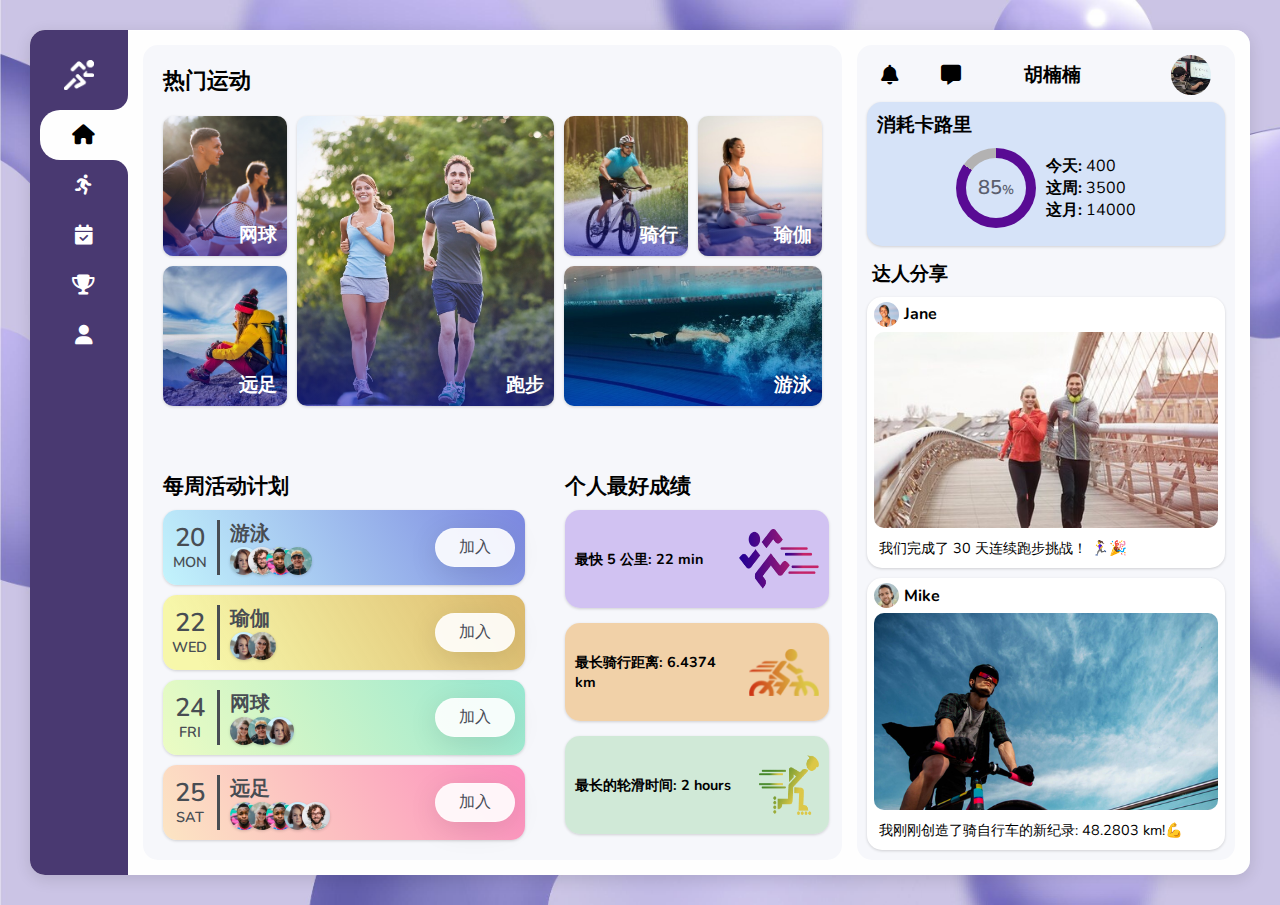
<file: 悦动网站/index.html>
<!DOCTYPE html>
<html lang="en">
<head>
    <meta charset="UTF-8">
    <meta name="viewport" content="width=device-width, initial-scale=1.0">
    <title>悦动-让身体动起来</title>
    <link rel="stylesheet" href="css/index.css">
    <!-- 图标库 -->
    <link rel="stylesheet" href="https://cdnjs.cloudflare.com/ajax/libs/font-awesome/6.4.2/css/all.min.css" />
</head>
<body>
    <main>
      <nav class="main-menu">
        <h1>悦动</h1>
        <img class="logo" src="img/logo.png" alt="" />
        <ul>
          <li class="nav-item active">
            <b></b>
            <b></b>
            <a href="index.html">
              <i class="fa fa-home nav-icon"></i>
              <span class="nav-text">首页</span>
            </a>
          </li>

          <li class="nav-item">
            <b></b>
            <b></b>
            <a href="sport.html">
              <i class="fa fa-person-running nav-icon"></i>
              <span class="nav-text">运动</span>
            </a>
          </li>

          <li class="nav-item">
            <b></b>
            <b></b>
            <a href="calendar.html">
              <i class="fa fa-calendar-check nav-icon"></i>
              <span class="nav-text">计划</span>
            </a>
          </li>

          <li class="nav-item">
            <b></b>
            <b></b>
            <a href="activity.html">
              <i class="fa fa-trophy nav-icon"></i>
              <span class="nav-text">活动</span>
            </a>
          </li>

          <li class="nav-item">
            <b></b>
            <b></b>
            <a href="user.html">
              <i class="fa fa-user nav-icon"></i>
              <span class="nav-text">我的</span>
            </a>
          </li>
        </ul>
      </nav>

      <section class="content">
        <div class="left-content">
          <div class="activities">
            <h1>热门运动</h1>
            <div class="activity-container">
              <div class="image-container img-one">
                <img src="img/tennis.jpg" alt="tennis" />
                <div class="overlay">
                  <h3>网球</h3>
                </div>
              </div>

              <div class="image-container img-two">
                <img src="img/hiking.jpg" alt="hiking" />
                <div class="overlay">
                  <h3>远足</h3>
                </div>
              </div>

              <div class="image-container img-three">
                <img src="img/running.jpg" alt="running" />
                <div class="overlay">
                  <h3>跑步</h3>
                </div>
              </div>

              <div class="image-container img-four">
                <img src="img/cycling.jpg" alt="cycling" />
                <div class="overlay">
                  <h3>骑行</h3>
                </div>
              </div>

              <div class="image-container img-five">
                <img src="img/yoga.jpg" alt="yoga" />
                <div class="overlay">
                  <h3>瑜伽</h3>
                </div>
              </div>

              <div class="image-container img-six">
                <img src="img/swimming.jpg" alt="swimming" />
                <div class="overlay">
                  <h3>游泳</h3>
                </div>
              </div>
            </div>
          </div>

          <div class="left-bottom">
            <div class="weekly-schedule">
              <h1>每周活动计划</h1>
              <div class="calendar">
                <div class="day-and-activity activity-one">
                  <div class="day">
                    <h1>20</h1>
                    <p>mon</p>
                  </div>
                  <div class="activity">
                    <h2>游泳</h2>
                    <div class="participants">
                      <img src="img/p1.jpg" style="--i: 1" alt="" />
                      <img src="img/p2.jpg" style="--i: 2" alt="" />
                      <img src="img/p3.jpg" style="--i: 3" alt="" />
                      <img src="img/p4.jpg" style="--i: 4" alt="" />
                    </div>
                  </div>
                  <button class="btn">加入</button>
                </div>

                <div class="day-and-activity activity-two">
                  <div class="day">
                    <h1>22</h1>
                    <p>wed</p>
                  </div>
                  <div class="activity">
                    <h2>瑜伽</h2>
                    <div class="participants">
                      <img src="img/p1.jpg" style="--i: 1" alt="" />
                      <img src="img/p5.jpg" style="--i: 2" alt="" />
                    </div>
                  </div>
                  <button class="btn">加入</button>
                </div>

                <div class="day-and-activity activity-three">
                  <div class="day">
                    <h1>24</h1>
                    <p>fri</p>
                  </div>
                  <div class="activity">
                    <h2>网球</h2>
                    <div class="participants">
                      <img src="img/p5.jpg" style="--i: 1" alt="" />
                      <img src="img/p4.jpg" style="--i: 2" alt="" />
                      <img src="img/p1.jpg" style="--i: 3" alt="" />
                    </div>
                  </div>
                  <button class="btn">加入</button>
                </div>

                <div class="day-and-activity activity-four">
                  <div class="day">
                    <h1>25</h1>
                    <p>sat</p>
                  </div>
                  <div class="activity">
                    <h2>远足</h2>
                    <div class="participants">
                      <img src="img/p3.jpg" style="--i: 1" alt="" />
                      <img src="img/p5.jpg" style="--i: 2" alt="" />
                      <img src="img/p3.jpg" style="--i: 3" alt="" />
                      <img src="img/p1.jpg" style="--i: 4" alt="" />
                      <img src="img/p2.jpg" style="--i: 5" alt="" />
                    </div>
                  </div>
                  <button class="btn">加入</button>
                </div>
              </div>
            </div>

            <div class="personal-bests">
              <h1>个人最好成绩</h1>
              <div class="personal-bests-container">
                <div class="best-item box-one">
                  <p>最快 5 公里: 22 min</p>
                  <img src="img/i1.png" alt="" />
                </div>
                <div class="best-item box-two">
                  <p>最长骑行距离: 6.4374 km</p>
                  <img src="img/i2.png" alt="" />
                </div>
                <div class="best-item box-three">
                  <p>最长的轮滑时间: 2 hours</p>
                  <img src="img/i3.png" alt="" />
                </div>
              </div>
            </div>
          </div>
        </div>

        <div class="right-content">
          <div class="user-info">
            <div class="icon-container">
              <i class="fa fa-bell nav-icon"></i>
              <i class="fa fa-message nav-icon"></i>
            </div>
            <h3>胡楠楠</h3>
            <img src="img/p0.jpg" alt="user" />
          </div>

          <div class="active-calories">
            <h1 style="align-self: flex-start">消耗卡路里</h1>
            <div class="active-calories-container">
              <div class="box" style="--i: 85%">
                <div class="circle">
                  <h2>85<small>%</small></h2>
                </div>
              </div>
              <div class="calories-content">
                <p><span>今天:</span> 400</p>
                <p><span>这周:</span> 3500</p>
                <p><span>这月:</span> 14000</p>
              </div>
            </div>
          </div>

          <div class="mobile-personal-bests">
            <h1>个人最好成绩</h1>
            <div class="personal-bests-container">
              <div class="best-item box-one">
                <p>最快 5 公里: 22 min</p>
                <img src="img/i1.png" alt="" />
              </div>
              <div class="best-item box-two">
                <p>最长骑行距离: 6.4374 km</p>
                <img src="img/i2.png" alt="" />
              </div>
              <div class="best-item box-three">
                <p>最长的轮滑时间: 2 hours</p>
                <img src="img/i3.png" alt="" />
              </div>
            </div>
          </div>

          <div class="friends-activity">
            <h1>达人分享</h1>
            <div class="card-container">
              <div class="card">
                <div class="card-user-info">
                  <img src="img/p6.jpg" alt="" />
                  <h2>Jane</h2>
                </div>
                <img class="card-img" src="img/c1.jpg" alt="" />
                <p>我们完成了 30 天连续跑步挑战！ 🏃‍♀️🎉</p>
              </div>

              <div class="card card-two">
                <div class="card-user-info">
                  <img src="img/p7.jpg" alt="" />
                  <h2>Mike</h2>
                </div>
                <img class="card-img" src="img/c2.jpg" alt="" />
                <p>我刚刚创造了骑自行车的新纪录: 48.2803 km!💪</p>
              </div>
            </div>
          </div>
        </div>
      </section>
    </main>
  </body>
</html>
</file>
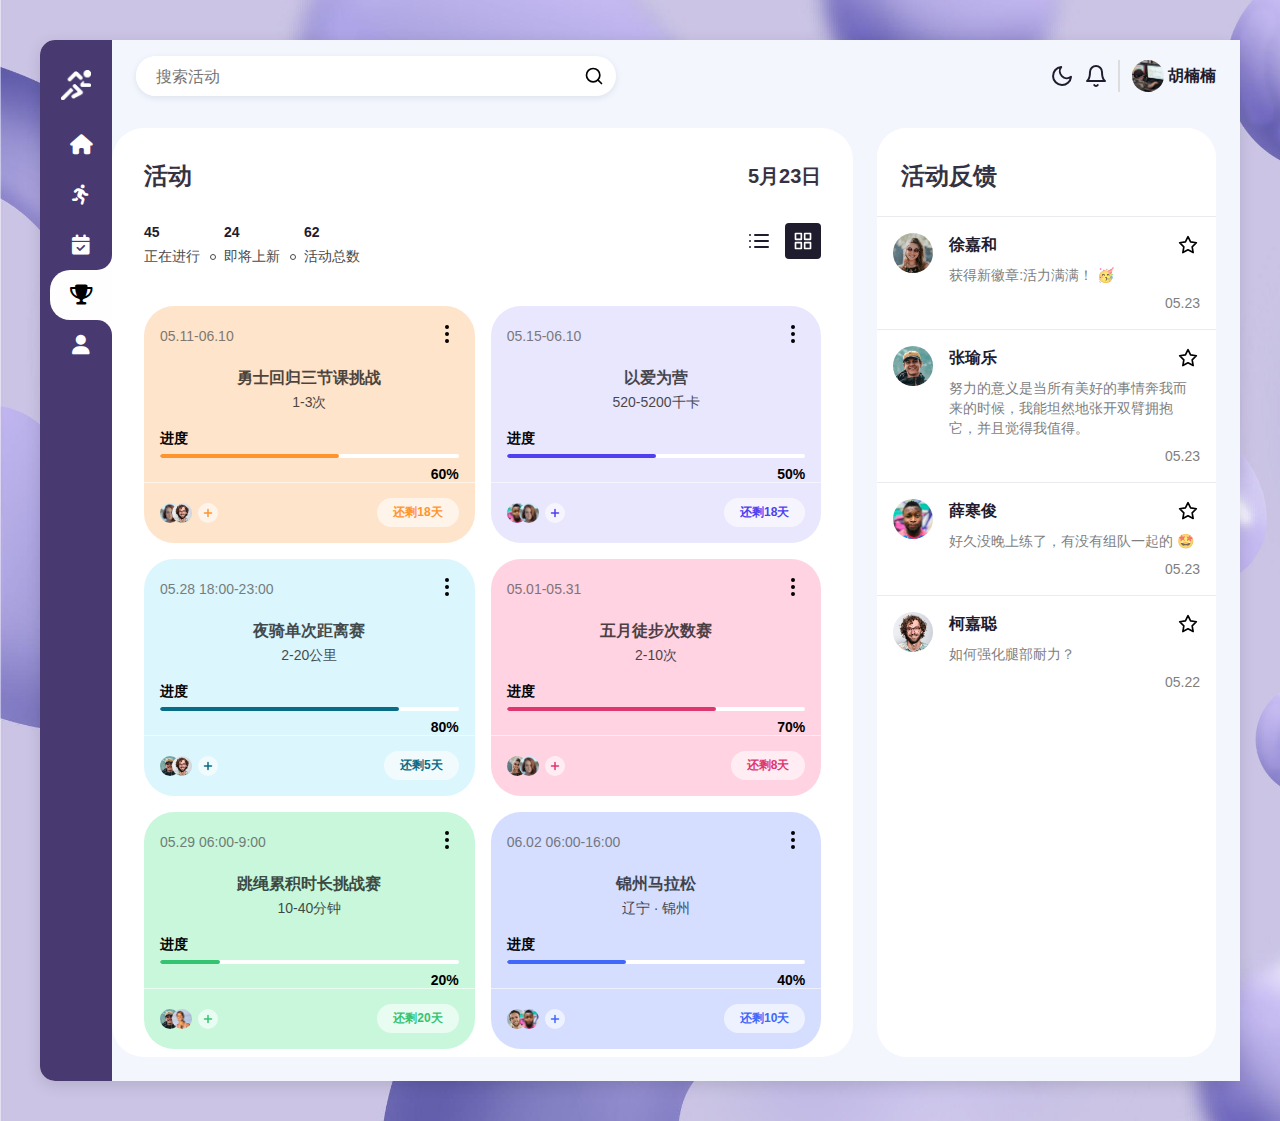
<file: 悦动网站/activity.html>
<!DOCTYPE html>
<html lang="en">
<head>
    <meta charset="UTF-8">
    <meta name="viewport" content="width=device-width, initial-scale=1.0">
    <title>悦动-让身体动起来</title>
    <link rel="stylesheet" href="css/activity.css">
    <!-- 图标库 -->
    <link rel="stylesheet" href="https://cdnjs.cloudflare.com/ajax/libs/font-awesome/6.4.2/css/all.min.css" />
    <script src="js/activity.js"></script>
</head>
<body>
    <main>
      <nav class="main-menu">
        <h1>悦动</h1>
        <img class="logo" src="img/logo.png" alt="" />
        <ul>
          <li class="nav-item">
            <b></b>
            <b></b>
            <a href="index.html">
              <i class="fa fa-home nav-icon"></i>
              <span class="nav-text">首页</span>
            </a>
          </li>

          <li class="nav-item">
            <b></b>
            <b></b>
            <a href="sport.html">
              <i class="fa fa-person-running nav-icon"></i>
              <span class="nav-text">运动</span>
            </a>
          </li>

          <li class="nav-item">
            <b></b>
            <b></b>
            <a href="calendar.html">
              <i class="fa fa-calendar-check nav-icon"></i>
              <span class="nav-text">计划</span>
            </a>
          </li>

          <li class="nav-item active">
            <b></b>
            <b></b>
            <a href="activity.html">
              <i class="fa fa-trophy nav-icon"></i>
              <span class="nav-text">活动</span>
            </a>
          </li>

          <li class="nav-item">
            <b></b>
            <b></b>
            <a href="user.html">
              <i class="fa fa-user nav-icon"></i>
              <span class="nav-text">我的</span>
            </a>
          </li>
        </ul>
      </nav>

      <section class="content">
        <div class="app-container">
          <div class="app-header">
            <div class="app-header-left">
              <div class="search-wrapper">
                <input class="search-input" type="text" placeholder="搜索活动">
                <svg xmlns="http://www.w3.org/2000/svg" width="20" height="20" fill="none" stroke="currentColor" stroke-linecap="round" stroke-linejoin="round" stroke-width="2" class="feather feather-search" viewBox="0 0 24 24">
                  <defs></defs>
                  <circle cx="11" cy="11" r="8"></circle>
                  <path d="M21 21l-4.35-4.35"></path>
                </svg>
              </div>
            </div>
            <div class="app-header-right">
              <button class="mode-switch" title="Switch Theme">
                <svg class="moon" fill="none" stroke="currentColor" stroke-linecap="round" stroke-linejoin="round" stroke-width="2" width="24" height="24" viewBox="0 0 24 24">
                  <defs></defs>
                  <path d="M21 12.79A9 9 0 1111.21 3 7 7 0 0021 12.79z"></path>
                </svg>
              </button>
              <button class="notification-btn">
                <svg xmlns="http://www.w3.org/2000/svg" width="24" height="24" viewBox="0 0 24 24" fill="none" stroke="currentColor" stroke-width="2" stroke-linecap="round" stroke-linejoin="round" class="feather feather-bell">
                  <path d="M18 8A6 6 0 0 0 6 8c0 7-3 9-3 9h18s-3-2-3-9" />
                  <path d="M13.73 21a2 2 0 0 1-3.46 0" /></svg>
              </button>
              <button class="profile-btn">
                <img src="img/p0.jpg" />
                <span>胡楠楠</span>
              </button>
            </div>
            <button class="messages-btn">
              <svg xmlns="http://www.w3.org/2000/svg" width="20" height="20" viewBox="0 0 24 24" fill="none" stroke="currentColor" stroke-width="2" stroke-linecap="round" stroke-linejoin="round" class="feather feather-message-circle">
                <path d="M21 11.5a8.38 8.38 0 0 1-.9 3.8 8.5 8.5 0 0 1-7.6 4.7 8.38 8.38 0 0 1-3.8-.9L3 21l1.9-5.7a8.38 8.38 0 0 1-.9-3.8 8.5 8.5 0 0 1 4.7-7.6 8.38 8.38 0 0 1 3.8-.9h.5a8.48 8.48 0 0 1 8 8v.5z" /></svg>
            </button>
          </div>
          <div class="app-content">
            <div class="projects-section">
              <div class="projects-section-header">
                <p>活动</p>
                <p class="time">5月23日</p>
              </div>
              <div class="projects-section-line">
                <div class="projects-status">
                  <div class="item-status">
                    <span class="status-number">45</span>
                    <span class="status-type">正在进行</span>
                  </div>
                  <div class="item-status">
                    <span class="status-number">24</span>
                    <span class="status-type">即将上新</span>
                  </div>
                  <div class="item-status">
                    <span class="status-number">62</span>
                    <span class="status-type">活动总数</span>
                  </div>
                </div>
                <div class="view-actions">
                  <button class="view-btn list-view" title="List View">
                    <svg xmlns="http://www.w3.org/2000/svg" width="24" height="24" viewBox="0 0 24 24" fill="none" stroke="currentColor" stroke-width="2" stroke-linecap="round" stroke-linejoin="round" class="feather feather-list">
                      <line x1="8" y1="6" x2="21" y2="6" />
                      <line x1="8" y1="12" x2="21" y2="12" />
                      <line x1="8" y1="18" x2="21" y2="18" />
                      <line x1="3" y1="6" x2="3.01" y2="6" />
                      <line x1="3" y1="12" x2="3.01" y2="12" />
                      <line x1="3" y1="18" x2="3.01" y2="18" /></svg>
                  </button>
                  <button class="view-btn grid-view active" title="Grid View">
                    <svg xmlns="http://www.w3.org/2000/svg" width="20" height="20" viewBox="0 0 24 24" fill="none" stroke="currentColor" stroke-width="2" stroke-linecap="round" stroke-linejoin="round" class="feather feather-grid">
                      <rect x="3" y="3" width="7" height="7" />
                      <rect x="14" y="3" width="7" height="7" />
                      <rect x="14" y="14" width="7" height="7" />
                      <rect x="3" y="14" width="7" height="7" /></svg>
                  </button>
                </div>
              </div>
              <div class="project-boxes jsGridView">
                <div class="project-box-wrapper">
                  <div class="project-box" style="background-color: #fee4cb;">
                    <div class="project-box-header">
                      <span>05.11-06.10</span>
                      <div class="more-wrapper">
                        <button class="project-btn-more">
                          <svg xmlns="http://www.w3.org/2000/svg" width="24" height="24" viewBox="0 0 24 24" fill="none" stroke="currentColor" stroke-width="2" stroke-linecap="round" stroke-linejoin="round" class="feather feather-more-vertical">
                            <circle cx="12" cy="12" r="1" />
                            <circle cx="12" cy="5" r="1" />
                            <circle cx="12" cy="19" r="1" /></svg>
                        </button>
                  </div>
                </div>
                <div class="project-box-content-header">
                  <p class="box-content-header">勇士回归三节课挑战</p>
                  <p class="box-content-subheader">1-3次</p>
                </div>
                <div class="box-progress-wrapper">
                  <p class="box-progress-header">进度</p>
                  <div class="box-progress-bar">
                    <span class="box-progress" style="width: 60%; background-color: #ff942e"></span>
                  </div>
                  <p class="box-progress-percentage">60%</p>
                </div>
                <div class="project-box-footer">
                  <div class="participants">
                    <img src="img/p1.jpg" alt="participant">
                    <img src="img/p2.jpg" alt="participant">
                    <button class="add-participant" style="color: #ff942e;">
                      <svg xmlns="http://www.w3.org/2000/svg" width="12" height="12" viewBox="0 0 24 24" fill="none" stroke="currentColor" stroke-width="3" stroke-linecap="round" stroke-linejoin="round" class="feather feather-plus">
                        <path d="M12 5v14M5 12h14" />
                      </svg>
                    </button>
                  </div>
                  <div class="days-left" style="color: #ff942e;">
                    还剩18天
                  </div>
                </div>
              </div>
            </div>
            <div class="project-box-wrapper">
              <div class="project-box" style="background-color: #e9e7fd;">
                <div class="project-box-header">
                  <span>05.15-06.10</span>
                  <div class="more-wrapper">
                    <button class="project-btn-more">
                      <svg xmlns="http://www.w3.org/2000/svg" width="24" height="24" viewBox="0 0 24 24" fill="none" stroke="currentColor" stroke-width="2" stroke-linecap="round" stroke-linejoin="round" class="feather feather-more-vertical">
                        <circle cx="12" cy="12" r="1" />
                        <circle cx="12" cy="5" r="1" />
                        <circle cx="12" cy="19" r="1" /></svg>
                    </button>
                  </div>
                </div>
                <div class="project-box-content-header">
                  <p class="box-content-header">以爱为营</p>
                  <p class="box-content-subheader">520-5200千卡</p>
                </div>
                <div class="box-progress-wrapper">
                  <p class="box-progress-header">进度</p>
                  <div class="box-progress-bar">
                    <span class="box-progress" style="width: 50%; background-color: #4f3ff0"></span>
                  </div>
                  <p class="box-progress-percentage">50%</p>
                </div>
                <div class="project-box-footer">
                  <div class="participants">
                    <img src="img/p3.jpg" alt="participant">
                    <img src="img/p1.jpg" alt="participant">
                    <button class="add-participant" style="color: #4f3ff0;">
                      <svg xmlns="http://www.w3.org/2000/svg" width="12" height="12" viewBox="0 0 24 24" fill="none" stroke="currentColor" stroke-width="3" stroke-linecap="round" stroke-linejoin="round" class="feather feather-plus">
                        <path d="M12 5v14M5 12h14" />
                      </svg>
                    </button>
                  </div>
                  <div class="days-left" style="color: #4f3ff0;">
                    还剩18天
                  </div>
                </div>
              </div>
            </div>
            <div class="project-box-wrapper">
              <div class="project-box">
                <div class="project-box-header">
                  <span>05.28 18:00-23:00</span>
                  <div class="more-wrapper">
                    <button class="project-btn-more">
                      <svg xmlns="http://www.w3.org/2000/svg" width="24" height="24" viewBox="0 0 24 24" fill="none" stroke="currentColor" stroke-width="2" stroke-linecap="round" stroke-linejoin="round" class="feather feather-more-vertical">
                        <circle cx="12" cy="12" r="1" />
                        <circle cx="12" cy="5" r="1" />
                        <circle cx="12" cy="19" r="1" /></svg>
                    </button>
                  </div>
                </div>
                <div class="project-box-content-header">
                  <p class="box-content-header">夜骑单次距离赛</p>
                  <p class="box-content-subheader">2-20公里</p>
                </div>
                <div class="box-progress-wrapper">
                  <p class="box-progress-header">进度</p>
                  <div class="box-progress-bar">
                    <span class="box-progress" style="width: 80%; background-color: #096c86"></span>
                  </div>
                  <p class="box-progress-percentage">80%</p>
                </div>
                <div class="project-box-footer">
                  <div class="participants">
                    <img src="img/p4.jpg" alt="participant">
                    <img src="img/p2.jpg" alt="participant">
                    <button class="add-participant" style="color: #096c86;">
                      <svg xmlns="http://www.w3.org/2000/svg" width="12" height="12" viewBox="0 0 24 24" fill="none" stroke="currentColor" stroke-width="3" stroke-linecap="round" stroke-linejoin="round" class="feather feather-plus">
                        <path d="M12 5v14M5 12h14" />
                      </svg>
                    </button>
                  </div>
                  <div class="days-left" style="color: #096c86;">
                    还剩5天
                  </div>
                </div>
              </div>
            </div>
            <div class="project-box-wrapper">
              <div class="project-box" style="background-color: #ffd3e2;">
                <div class="project-box-header">
                  <span>05.01-05.31</span>
                  <div class="more-wrapper">
                    <button class="project-btn-more">
                      <svg xmlns="http://www.w3.org/2000/svg" width="24" height="24" viewBox="0 0 24 24" fill="none" stroke="currentColor" stroke-width="2" stroke-linecap="round" stroke-linejoin="round" class="feather feather-more-vertical">
                        <circle cx="12" cy="12" r="1" />
                        <circle cx="12" cy="5" r="1" />
                        <circle cx="12" cy="19" r="1" /></svg>
                    </button>
                  </div>
                </div>
                <div class="project-box-content-header">
                  <p class="box-content-header">五月徒步次数赛</p>
                  <p class="box-content-subheader">2-10次</p>
                </div>
                <div class="box-progress-wrapper">
                  <p class="box-progress-header">进度</p>
                  <div class="box-progress-bar">
                    <span class="box-progress" style="width: 70%; background-color: #df3670"></span>
                  </div>
                  <p class="box-progress-percentage">70%</p>
                </div>
                <div class="project-box-footer">
                  <div class="participants">
                    <img src="img/p5.jpg" alt="participant">
                    <img src="img/p1.jpg" alt="participant">
                    <button class="add-participant" style="color: #df3670;">
                      <svg xmlns="http://www.w3.org/2000/svg" width="12" height="12" viewBox="0 0 24 24" fill="none" stroke="currentColor" stroke-width="3" stroke-linecap="round" stroke-linejoin="round" class="feather feather-plus">
                        <path d="M12 5v14M5 12h14" />
                      </svg>
                    </button>
                  </div>
                  <div class="days-left" style="color: #df3670;">
                    还剩8天
                  </div>
                </div>
              </div>
            </div>
            <div class="project-box-wrapper">
              <div class="project-box" style="background-color: #c8f7dc;">
                <div class="project-box-header">
                  <span>05.29 06:00-9:00</span>
                  <div class="more-wrapper">
                    <button class="project-btn-more">
                      <svg xmlns="http://www.w3.org/2000/svg" width="24" height="24" viewBox="0 0 24 24" fill="none" stroke="currentColor" stroke-width="2" stroke-linecap="round" stroke-linejoin="round" class="feather feather-more-vertical">
                        <circle cx="12" cy="12" r="1" />
                        <circle cx="12" cy="5" r="1" />
                        <circle cx="12" cy="19" r="1" /></svg>
                    </button>
                  </div>
                </div>
                <div class="project-box-content-header">
                  <p class="box-content-header">跳绳累积时长挑战赛</p>
                  <p class="box-content-subheader">10-40分钟</p>
                </div>
                <div class="box-progress-wrapper">
                  <p class="box-progress-header">进度</p>
                  <div class="box-progress-bar">
                    <span class="box-progress" style="width: 20%; background-color: #34c471"></span>
                  </div>
                  <p class="box-progress-percentage">20%</p>
                </div>
                <div class="project-box-footer">
                  <div class="participants">
                    <img src="img/p4.jpg" alt="participant">
                    <img src="img/p6.jpg" alt="participant">
                    <button class="add-participant" style="color: #34c471;">
                      <svg xmlns="http://www.w3.org/2000/svg" width="12" height="12" viewBox="0 0 24 24" fill="none" stroke="currentColor" stroke-width="3" stroke-linecap="round" stroke-linejoin="round" class="feather feather-plus">
                        <path d="M12 5v14M5 12h14" />
                      </svg>
                    </button>
                  </div>
                  <div class="days-left" style="color: #34c471;">
                    还剩20天
                  </div>
                </div>
              </div>
            </div>
            <div class="project-box-wrapper">
              <div class="project-box" style="background-color: #d5deff;">
                <div class="project-box-header">
                  <span>06.02 06:00-16:00</span>
                  <div class="more-wrapper">
                    <button class="project-btn-more">
                      <svg xmlns="http://www.w3.org/2000/svg" width="24" height="24" viewBox="0 0 24 24" fill="none" stroke="currentColor" stroke-width="2" stroke-linecap="round" stroke-linejoin="round" class="feather feather-more-vertical">
                        <circle cx="12" cy="12" r="1" />
                        <circle cx="12" cy="5" r="1" />
                        <circle cx="12" cy="19" r="1" /></svg>
                    </button>
                  </div>
                </div>
                <div class="project-box-content-header">
                  <p class="box-content-header">锦州马拉松</p>
                  <p class="box-content-subheader">辽宁 · 锦州</p>
                </div>
                <div class="box-progress-wrapper">
                  <p class="box-progress-header">进度</p>
                  <div class="box-progress-bar">
                    <span class="box-progress" style="width: 40%; background-color: #4067f9"></span>
                  </div>
                  <p class="box-progress-percentage">40%</p>
                </div>
                <div class="project-box-footer">
                  <div class="participants">
                    <img src="img/p7.jpg" alt="participant">
                    <img src="img/p3.jpg" alt="participant">
                    <button class="add-participant" style="color: #4067f9;">
                      <svg xmlns="http://www.w3.org/2000/svg" width="12" height="12" viewBox="0 0 24 24" fill="none" stroke="currentColor" stroke-width="3" stroke-linecap="round" stroke-linejoin="round" class="feather feather-plus">
                        <path d="M12 5v14M5 12h14" />
                      </svg>
                    </button>
                  </div>
                  <div class="days-left" style="color: #4067f9;">
                    还剩10天
                  </div>
                </div>
              </div>
            </div>
          </div>
        </div>
        <div class="messages-section">
          <button class="messages-close">
            <svg xmlns="http://www.w3.org/2000/svg" width="24" height="24" viewBox="0 0 24 24" fill="none" stroke="currentColor" stroke-width="2" stroke-linecap="round" stroke-linejoin="round" class="feather feather-x-circle">
              <circle cx="12" cy="12" r="10" />
              <line x1="15" y1="9" x2="9" y2="15" />
              <line x1="9" y1="9" x2="15" y2="15" /></svg>
          </button>
          <div class="projects-section-header">
            <p>活动反馈</p>
          </div>
          <div class="messages">
            <div class="message-box">
              <img src="img/p5.jpg" alt="profile image">
              <div class="message-content">
                <div class="message-header">
                  <div class="name">徐嘉和</div>
                  <div class="star-checkbox">
                    <input type="checkbox" id="star-1">
                    <label for="star-1">
                      <svg xmlns="http://www.w3.org/2000/svg" width="20" height="20" viewBox="0 0 24 24" fill="none" stroke="currentColor" stroke-width="2" stroke-linecap="round" stroke-linejoin="round" class="feather feather-star">
                        <polygon points="12 2 15.09 8.26 22 9.27 17 14.14 18.18 21.02 12 17.77 5.82 21.02 7 14.14 2 9.27 8.91 8.26 12 2" /></svg>
                    </label>
                  </div>
                </div>
                <p class="message-line">
                  获得新徽章:活力满满！ 🥳 
                </p>
                <p class="message-line time">
                  05.23
                </p>
              </div>
            </div>
            <div class="message-box">
              <img src="img/p4.jpg" alt="profile image">
              <div class="message-content">
                <div class="message-header">
                  <div class="name">张瑜乐</div>
                  <div class="star-checkbox">
                    <input type="checkbox" id="star-2">
                    <label for="star-2">
                      <svg xmlns="http://www.w3.org/2000/svg" width="20" height="20" viewBox="0 0 24 24" fill="none" stroke="currentColor" stroke-width="2" stroke-linecap="round" stroke-linejoin="round" class="feather feather-star">
                        <polygon points="12 2 15.09 8.26 22 9.27 17 14.14 18.18 21.02 12 17.77 5.82 21.02 7 14.14 2 9.27 8.91 8.26 12 2" /></svg>
                    </label>
                  </div>
                </div>
                <p class="message-line">
                  努力的意义是当所有美好的事情奔我而来的时候，我能坦然地张开双臂拥抱它，并且觉得我值得。
                </p>
                <p class="message-line time">
                  05.23
                </p>
              </div>
            </div>
            <div class="message-box">
              <img src="img/p3.jpg" alt="profile image">
              <div class="message-content">
                <div class="message-header">
                  <div class="name">薛寒俊</div>
                  <div class="star-checkbox">
                    <input type="checkbox" id="star-3">
                    <label for="star-3">
                      <svg xmlns="http://www.w3.org/2000/svg" width="20" height="20" viewBox="0 0 24 24" fill="none" stroke="currentColor" stroke-width="2" stroke-linecap="round" stroke-linejoin="round" class="feather feather-star">
                        <polygon points="12 2 15.09 8.26 22 9.27 17 14.14 18.18 21.02 12 17.77 5.82 21.02 7 14.14 2 9.27 8.91 8.26 12 2" /></svg>
                    </label>
                  </div>
                </div>
                <p class="message-line">
                  好久没晚上练了，有没有组队一起的 🤩 
                </p>
                <p class="message-line time">
                  05.23
                </p>
              </div>
            </div>
            <div class="message-box">
              <img src="img/p2.jpg" alt="profile image">
              <div class="message-content">
                <div class="message-header">
                  <div class="name">柯嘉聪</div>
                  <div class="star-checkbox">
                    <input type="checkbox" id="star-4">
                    <label for="star-4">
                      <svg xmlns="http://www.w3.org/2000/svg" width="20" height="20" viewBox="0 0 24 24" fill="none" stroke="currentColor" stroke-width="2" stroke-linecap="round" stroke-linejoin="round" class="feather feather-star">
                        <polygon points="12 2 15.09 8.26 22 9.27 17 14.14 18.18 21.02 12 17.77 5.82 21.02 7 14.14 2 9.27 8.91 8.26 12 2" /></svg>
                    </label>
                  </div>
                </div>
                <p class="message-line">
                  如何强化腿部耐力？
                </p>
                <p class="message-line time">
                  05.22
                </p>
              </div>
            </div>
          </div>
        </div>
        </div>
        </div>
      </section>
    </main>
  </body>
</html>
</file>
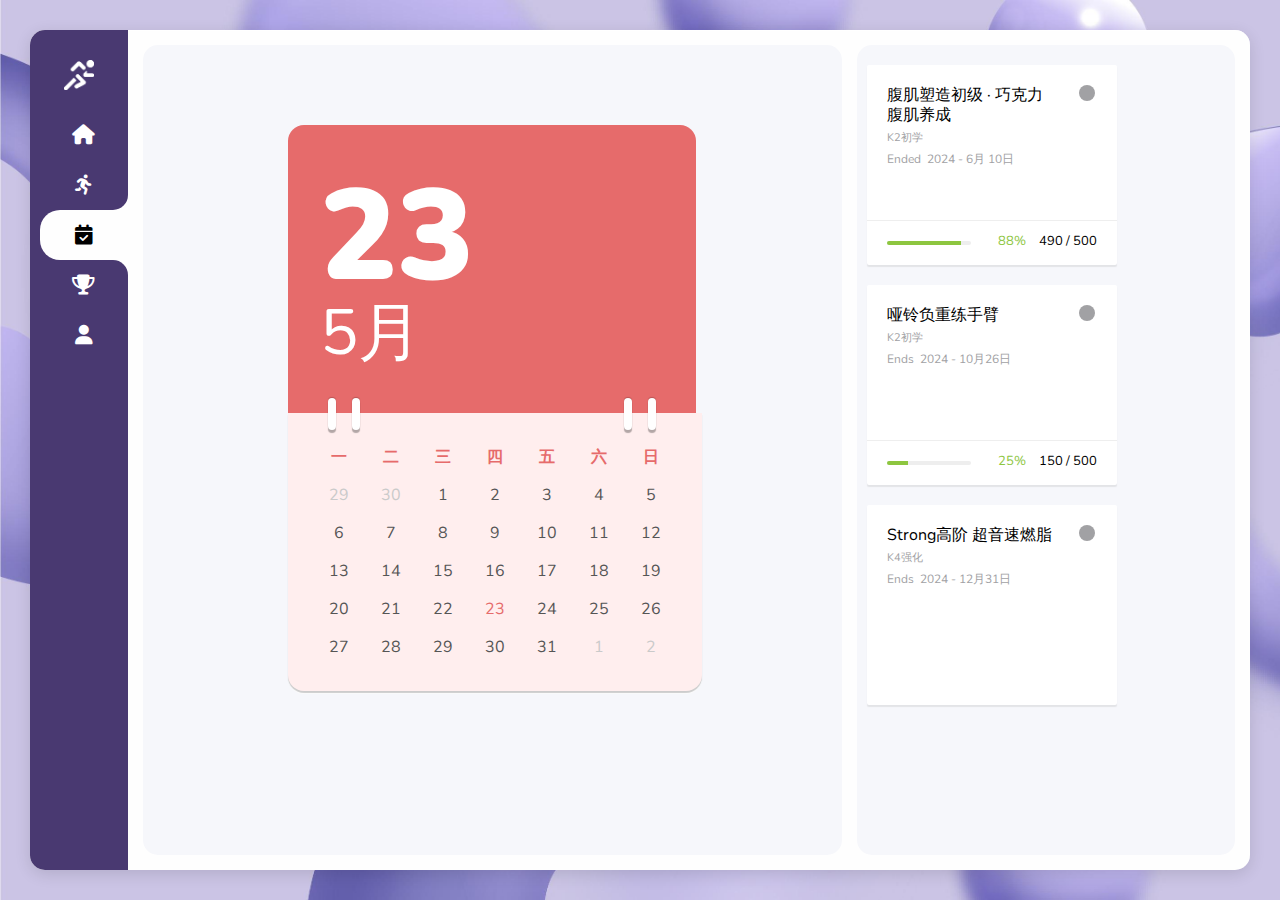
<file: 悦动网站/calendar.html>
<!DOCTYPE html>
<html lang="en">
<head>
    <meta charset="UTF-8">
    <meta name="viewport" content="width=device-width, initial-scale=1.0">
    <title>悦动-让身体动起来</title>
    <link rel="stylesheet" href="css/public.css">
    <link rel="stylesheet" href="css/calendar.css">
    <!-- 图标库 -->
    <link rel="stylesheet" href="https://cdnjs.cloudflare.com/ajax/libs/font-awesome/6.4.2/css/all.min.css" />
    <!-- js -->
    <script src="js/moment.js"></script>
</head>
<body>
    <main>
      <nav class="main-menu">
        <h1>悦动</h1>
        <img class="logo" src="img/logo.png" alt="" />
        <ul>
          <li class="nav-item">
            <b></b>
            <b></b>
            <a href="index.html">
              <i class="fa fa-home nav-icon"></i>
              <span class="nav-text">首页</span>
            </a>
          </li>

          <li class="nav-item">
            <b></b>
            <b></b>
            <a href="sport.html">
              <i class="fa fa-person-running nav-icon"></i>
              <span class="nav-text">运动</span>
            </a>
          </li>

          <li class="nav-item active">
            <b></b>
            <b></b>
            <a href="calendar.html">
              <i class="fa fa-calendar-check nav-icon"></i>
              <span class="nav-text">计划</span>
            </a>
          </li>

          <li class="nav-item">
            <b></b>
            <b></b>
            <a href="activity.html">
              <i class="fa fa-trophy nav-icon"></i>
              <span class="nav-text">活动</span>
            </a>
          </li>

          <li class="nav-item">
            <b></b>
            <b></b>
            <a href="user.html">
              <i class="fa fa-user nav-icon"></i>
              <span class="nav-text">我的</span>
            </a>
          </li>
        </ul>
      </nav>

      <section class="content">
        <!-- 左边 -->
        <div class="left-content">
          <div class="container">

            <div class="calendar-container">
          
              <header>
                
                <div class="day">23</div>
                <div class="month">5月</div>
          
              </header>
          
              <table class="calendar">
                
                <thead>
          
                  <tr>
          
                    <td>一</td>
                    <td>二</td>
                    <td>三</td>
                    <td>四</td>
                    <td>五</td>
                    <td>六</td>
                    <td>日</td>
          
                  </tr>
          
                </thead>
          
                <tbody>
          
                  <tr>
                    <td class="prev-month">29</td>
                    <td class="prev-month">30</td>
                    <td>1</td>
                    <td>2</td>
                    <td>3</td>
                    <td>4</td>
                    <td>5</td>
                  </tr>
          
                  <tr>
                    <td>6</td>
                    <td>7</td>
                    <td>8</td>
                    <td>9</td>
                    <td>10</td>
                    <td>11</td>
                    <td>12</td>
                  </tr>
          
                  <tr>
                    <td>13</td>
                    <td>14</td>
                    <td>15</td>
                    <td>16</td>
                    <td>17</td>
                    <td>18</td>
                    <td>19</td>
                  </tr>
          
                  <tr>
                    <td>20</td>
                    <td>21</td>
                    <td>22</td>
                    <td class="current-day">23</td>
                    <td>24</td>
                    <td>25</td>
                    <td>26</td>
                  </tr>
          
                  <tr>
                    <td>27</td>
                    <td>28</td>
                    <td>29</td>
                    <td>30</td>
                    <td>31</td>
                    <td class="next-month">1</td>
                    <td class="next-month">2</td>
                  </tr>
          
                </tbody>
          
              </table>
          
              <div class="ring-left"></div>
              <div class="ring-right"></div>
          
            </div> <!-- end calendar-container -->
          
          </div> <!-- end container -->
        </div>
        <!-- 右边 -->
        <div class="right-content">
            <ul class="surveys grid">
              <li class="survey-item">
                
                <span class="survey-name">
                  腹肌塑造初级 · 巧克力腹肌养成
                </span>
                
                <span class="survey-country grid-only">
                  K2初学
                </span>
                
                <div class="pull-right">
                  
                  <span class="survey-progress">
                    <span class="survey-progress-bg">
                      <span class="survey-progress-fg" style="width: 88%;"></span>
                    </span>
                    
                    <span class="survey-progress-labels">
                      <span class="survey-progress-label">
                        88%
                      </span>

                      <span class="survey-completes">
                        490 / 500
                      </span>
                    </span>
                  </span>
                  
                  <span class="survey-end-date ended">
                    2024 - 6月 10日
                  </span>
                  <span class="survey-stage">
                    <span class="stage draft">Draft</span>
                    <span class="stage awarded">Awarded</span>
                    <span class="stage live">Live</span>
                    <span class="stage ended active">Ended</span>        
                  </span>
                </div>
              </li>
              <li class="survey-item">    
                <span class="survey-name">
                  哑铃负重练手臂
                </span>
                
                <span class="survey-country grid-only">
                  K2初学
                </span>
                
                <div class="pull-right">
                  
                  <span class="survey-progress">
                    <span class="survey-progress-bg">
                      <span class="survey-progress-fg" style="width: 25%;"></span>
                    </span>
                    
                    <span class="survey-progress-labels">
                      <span class="survey-progress-label">
                        25%
                      </span>

                      <span class="survey-completes">
                        150 / 500
                      </span>
                    </span>
                  </span>
                  
                  <span class="survey-end-date">
                    2024 - 10月26日
                  </span>
                  <span class="survey-stage">
                    <span class="stage draft">Draft</span>
                    <span class="stage awarded">Awarded</span>
                    <span class="stage live active">Live</span>
                    <span class="stage ended">Ended</span>        
                  </span>
                </div>
              </li>
              <li class="survey-item">
                <span class="survey-name">
                  Strong高阶 超音速燃脂
                </span>
                
                <span class="survey-country grid-only">
                  K4强化
                </span>
                
                <div class="pull-right">
                  <span class="survey-end-date">
                    2024 - 12月31日
                  </span>
                  <span class="survey-stage">
                    <span class="stage draft">Draft</span>
                    <span class="stage awarded active">Awarded</span>
                    <span class="stage live">Live</span>
                    <span class="stage ended">Ended</span>        
                  </span>
                </div>
              </li>
            </ul>  
        </div>
      </section>
    </main>
  </body>
</html>
</file>
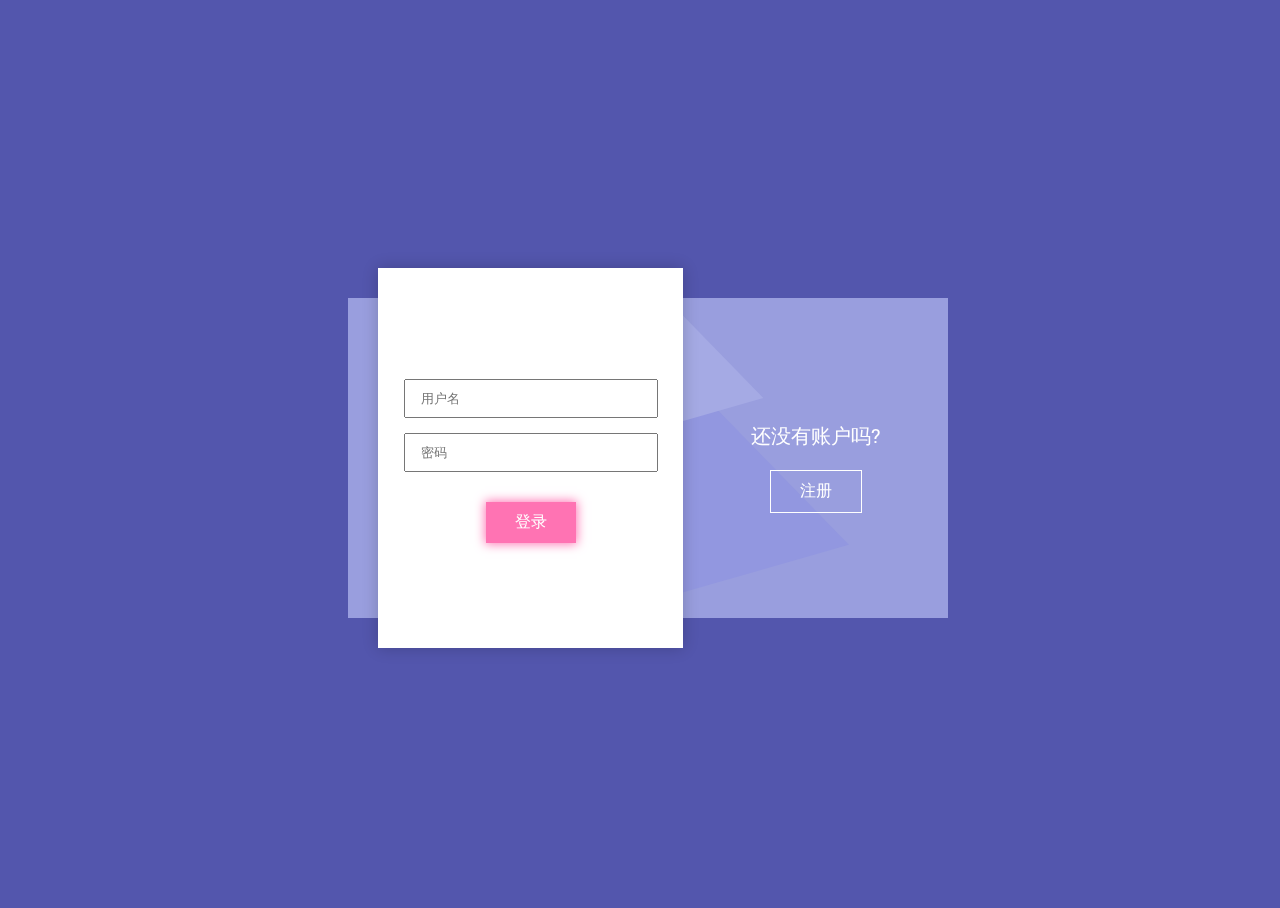
<file: 悦动网站/log in.html>
<!DOCTYPE html>
<html lang="en">
<head>
    <meta charset="UTF-8">
    <meta name="viewport" content="width=device-width, initial-scale=1.0">
    <title>悦动-让身体动起来</title>
    <link rel="stylesheet" href="css/log in.css">
    <!-- jquery库 -->
    <script src="js/jquery.min.js"></script>
</head>
<body>
    <div class="container">
        <div class="box"></div>
        <div class="container-forms">
          <div class="container-info">
            <div class="info-item">
              <div class="table">
                <div class="table-cell">
                  <p>
                    已经有账号了吗?
                  </p>
                  <div class="btn">
                    登录
                  </div>
                </div>
              </div>
            </div>
            <div class="info-item">
              <div class="table">
                <div class="table-cell">
                  <p>
                    还没有账户吗?
                  </p>
                  <div class="btn">
                    注册
                  </div>
                </div>
              </div>
            </div>
          </div>
          <div class="container-form">
            <!-- 登录表单 -->
            <div class="form-item log-in">
                <div class="table">
                    <div class="table-cell">
                        <div id="loginError" class="error-message"></div><!-- 显示登录错误信息 -->
                        <input id="loginUsername" name="Username" placeholder="用户名" type="text" />
                        <input id="loginPassword" name="Password" placeholder="密码" type="Password" />
                        <div class="btn" id="loginBtn">
                            登录
                        </div>
                    </div>
                </div>
            </div>
            <!-- 注册表单 -->
            <div class="form-item sign-up">
                <div class="table">
                    <div class="table-cell">
                        <div id="signupError" class="error-message"></div><!-- 显示注册错误信息 -->
                        <input id="signupUsername" name="Username" placeholder="用户名" type="text" />
                        <input id="signupEmail" name="email" placeholder="邮箱" type="text" />
                        <input id="signupPassword" name="Password" placeholder="密码" type="Password" />
                        <input id="confirmPassword" name="Password" placeholder="确认密码" type="Password" />
                        <div class="btn" id="signupBtn">
                            注册
                        </div>
                    </div>
                </div>
            </div>
        </div>
        
        </div>
    </div>
    <script src="js/log in.js"></script>
</body>
</html>
</file>
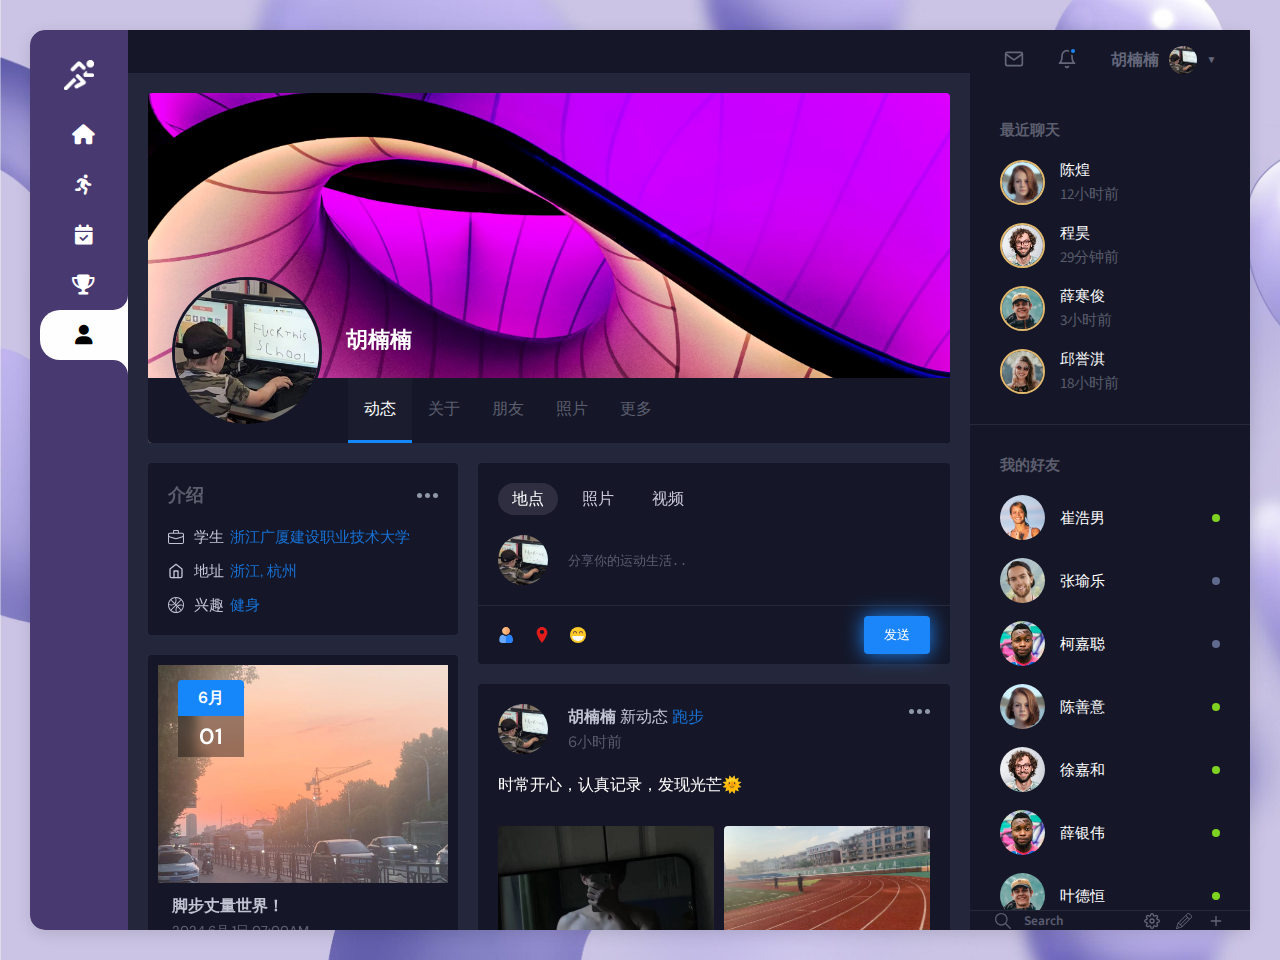
<file: 悦动网站/user.html>
<!DOCTYPE html>
<html lang="en">
<head>
    <meta charset="UTF-8">
    <meta name="viewport" content="width=device-width, initial-scale=1.0">
    <title>悦动-让身体动起来</title>
    <link rel="stylesheet" href="css/public.css">
    <link rel="stylesheet" href="css/user.css">
    <!-- 图标库 -->
    <link rel="stylesheet" href="https://cdnjs.cloudflare.com/ajax/libs/font-awesome/6.4.2/css/all.min.css" />
    <script src="js/alpine.js"></script>
</head>
<body>
    <main>
      <nav class="main-menu">
        <h1>悦动</h1>
        <img class="logo" src="img/logo.png" alt="" />
        <ul>
          <li class="nav-item">
            <b></b>
            <b></b>
            <a href="index.html">
              <i class="fa fa-home nav-icon"></i>
              <span class="nav-text">首页</span>
            </a>
          </li>

          <li class="nav-item">
            <b></b>
            <b></b>
            <a href="sport.html">
              <i class="fa fa-person-running nav-icon"></i>
              <span class="nav-text">运动</span>
            </a>
          </li>

          <li class="nav-item">
            <b></b>
            <b></b>
            <a href="calendar.html">
              <i class="fa fa-calendar-check nav-icon"></i>
              <span class="nav-text">计划</span>
            </a>
          </li>

          <li class="nav-item">
            <b></b>
            <b></b>
            <a href="activity.html">
              <i class="fa fa-trophy nav-icon"></i>
              <span class="nav-text">活动</span>
            </a>
          </li>

          <li class="nav-item active">
            <b></b>
            <b></b>
            <a href="#">
              <i class="fa fa-user nav-icon"></i>
              <span class="nav-text">我的</span>
            </a>
          </li>
        </ul>
      </nav>
      <!-- 内容 -->
      <div class="container" x-data="{ rightSide: false, leftSide: false }">
        <div class="main">
         <div class="search-bar">
          <button class="right-side-button" @click="rightSide = !rightSide">
           <svg viewBox="0 0 24 24" width="24" height="24" stroke="currentColor" stroke-width="2" fill="none" stroke-linecap="round" stroke-linejoin="round" class="css-i6dzq1">
            <path d="M21 15a2 2 0 0 1-2 2H7l-4 4V5a2 2 0 0 1 2-2h14a2 2 0 0 1 2 2z"></path>
           </svg>
          </button>
         </div>
         <div class="main-container">
          <div class="profile">
           <div class="profile-avatar">
            <img src="img/p0.jpg" alt="" class="profile-img">
            <div class="profile-name">胡楠楠</div>
           </div>
           <img src="img/userbg.avif" alt="" class="profile-cover">
           <div class="profile-menu">
            <a class="profile-menu-link active">动态</a>
            <a class="profile-menu-link">关于</a>
            <a class="profile-menu-link">朋友</a>
            <a class="profile-menu-link">照片</a>
            <a class="profile-menu-link">更多</a>
           </div>
          </div>
          <div class="timeline">
           <div class="timeline-left">
            <div class="intro box">
             <div class="intro-title">
              介绍
              <button class="intro-menu"></button>
             </div>
             <div class="info">
              <div class="info-item">
               <svg xmlns="http://www.w3.org/2000/svg" viewBox="0 0 503.889 503.889" fill="currentColor">
                <path d="M453.727 114.266H345.151V70.515c0-20.832-16.948-37.779-37.78-37.779H196.517c-20.832 0-37.78 16.947-37.78 37.779v43.751H50.162C22.502 114.266 0 136.769 0 164.428v256.563c0 27.659 22.502 50.161 50.162 50.161h403.565c27.659 0 50.162-22.502 50.162-50.161V164.428c0-27.659-22.503-50.162-50.162-50.162zm-262.99-43.751a5.786 5.786 0 015.78-5.779h110.854a5.786 5.786 0 015.78 5.779v43.751H190.737zM32 164.428c0-10.015 8.147-18.162 18.162-18.162h403.565c10.014 0 18.162 8.147 18.162 18.162v23.681c0 22.212-14.894 42.061-36.22 48.27l-167.345 48.723a58.482 58.482 0 01-32.76 0L68.22 236.378C46.894 230.169 32 210.321 32 188.109zm421.727 274.725H50.162c-10.014 0-18.162-8.147-18.162-18.161V253.258c8.063 6.232 17.254 10.927 27.274 13.845 184.859 53.822 175.358 52.341 192.67 52.341 17.541 0 7.595 1.544 192.67-52.341 10.021-2.918 19.212-7.613 27.274-13.845v167.733c.001 10.014-8.147 18.162-18.161 18.162z" />
               </svg>
               学生 <a href="#">浙江广厦建设职业技术大学</a>
              </div>
              <div class="info-item">
               <svg xmlns="http://www.w3.org/2000/svg" fill="none" stroke="currentColor" stroke-width="2" stroke-linecap="round" stroke-linejoin="round" viewBox="0 0 24 24">
                <path d="M3 9l9-7 9 7v11a2 2 0 01-2 2H5a2 2 0 01-2-2z" />
                <path d="M9 22V12h6v10" />
               </svg>
               地址 <a href="#">浙江, 杭州</a>
              </div>
              <div class="info-item">
               <svg viewBox="0 0 512 512" xmlns="http://www.w3.org/2000/svg" fill="currentColor">
                <path d="M437 75C388.7 26.6 324.4 0 256 0S123.3 26.6 75 75C26.6 123.3 0 187.6 0 256s26.6 132.7 75 181c48.3 48.4 112.6 75 181 75s132.7-26.6 181-75c48.4-48.3 75-112.6 75-181s-26.6-132.7-75-181zM252.4 481.9c-52-.9-103.7-19.5-145.2-55.8L256 277.2l21.7 21.8a165.9 165.9 0 00-35.7 87c-3.5 30.5 0 63.3 10.4 95.9zM299 320.3l105.7 105.8a224.8 224.8 0 01-121.3 54.1C262 419.5 268 360.3 299 320.3zm21.2-21.2c40-31 99.2-37 160-15.6A224.8 224.8 0 01426 404.8zM482 252.4a231.7 231.7 0 00-96-10.4 165.9 165.9 0 00-87 35.7L277.3 256l148.9-148.8c36.3 41.5 55 93.2 55.8 145.2zm-290.2-39.5c-40 31-99.2 37-160 15.6A224.8 224.8 0 0186 107.2zm-84.5-127a224.8 224.8 0 01121.3-54.1C250 92.5 244 151.7 213 191.7zM270 126c3.5-30.5 0-63.3-10.4-95.9 52 .9 103.7 19.5 145.2 55.8L256 234.8 234.3 213a165.9 165.9 0 0035.7-87zM30 259.6a242 242 0 0072.7 11.7c7.8 0 15.6-.5 23.2-1.3a165.9 165.9 0 0087-35.7l21.8 21.7L85.9 404.8a225.3 225.3 0 01-55.8-145.2z" />
               </svg>
               兴趣 <a href="#">健身</a>
              </div>
             </div>
            </div>
            <div class="event box">
             <div class="event-wrapper">
              <img src="img/d0.jpg" class="event-img" />
              <div class="event-date">
               <div class="event-month">6月</div>
               <div class="event-day">01</div>
              </div>
              <div class="event-title">脚步丈量世界！</div>
              <div class="event-subtitle">2024 6月 1日   07:00AM</div>
             </div>
            </div>
            <div class="pages box">
             <div class="intro-title">
              推荐好友
              <button class="intro-menu"></button>
             </div>
             <div class="user">
              <img src="img/p1.jpg" alt="" class="user-img">
              <div class="username">许鑫宇</div>
             </div>
             <div class="user">
              <img src="img/p2.jpg" alt="" class="user-img">
              <div class="username">毛彦洋</div>
             </div>
             <div class="user">
              <img src="img/p3.jpg" alt="" class="user-img">
              <div class="username">张凯浩</div>
             </div>
            </div>
           </div>
           <div class="timeline-right">
            <div class="status box">
             <div class="status-menu">
              <a class="status-menu-item active" href="#">地点</a>
              <a class="status-menu-item" href="#">照片</a>
              <a class="status-menu-item" href="#">视频</a>
             </div>
             <div class="status-main">
              <img src="img/p0.jpg" class="status-img">
              <textarea class="status-textarea" placeholder="分享你的运动生活.."></textarea>
             </div>
             <div class="status-actions">
              <a href="#" class="status-action">
               <svg viewBox="-42 0 512 512" xmlns="http://www.w3.org/2000/svg">
                <path d="M333.7 123.3c0 33.9-12.2 63.2-36.2 87.2-24 24-53.3 36.1-87.1 36.1h-.1c-33.9 0-63.2-12.1-87.1-36.1-24-24-36.2-53.3-36.2-87.2 0-33.9 12.2-63.2 36.2-87.2 24-24 53.2-36 87-36.1h.2c33.8 0 63.2 12.2 87.1 36.1 24 24 36.2 53.3 36.2 87.2zm0 0" fill="#ffbb85" />
                <path d="M427.2 424c0 26.7-8.5 48.3-25.3 64.3-16.5 15.7-38.4 23.7-65 23.7H90.2c-26.6 0-48.5-8-65-23.7C8.5 472.3 0 450.7 0 423.9c0-10.2.3-20.4 1-30.2a302.7 302.7 0 0112.1-64.9c3.3-10.3 7.8-20.5 13.4-30.3 5.8-10.2 12.5-19 20.1-26.3a89 89 0 0129-18.2c11.2-4.4 23.7-6.7 37-6.7 5.2 0 10.3 2.2 20 8.5l21 13.5c6.6 4.3 15.7 8.3 27 11.9a107.7 107.7 0 0033 5.3c11 0 22-1.8 33-5.3 11.2-3.6 20.3-7.6 27-12l21-13.4c9.7-6.3 14.7-8.5 20-8.5 13.3 0 25.7 2.3 37 6.7a89 89 0 0128.9 18.2c7.6 7.3 14.4 16.1 20.2 26.3 5.5 9.8 10 20 13.3 30.3a305.5 305.5 0 0112.1 64.9c.7 9.8 1 20 1 30.2zm0 0" fill="#6aa9ff" />
                <path d="M210.4 246.6h-.1V0c34 0 63.3 12.2 87.2 36.1 24 24 36.2 53.3 36.2 87.2 0 33.9-12.2 63.2-36.2 87.2-24 24-53.3 36.1-87.1 36.1zm0 0" fill="#f5a86c" />
                <path d="M427.2 424c0 26.7-8.5 48.3-25.3 64.3-16.5 15.7-38.4 23.7-65 23.7H210.2V286.5h3.3c11 0 22-1.8 33-5.3 11.2-3.6 20.3-7.6 27-12l21-13.4c9.7-6.3 14.7-8.5 20-8.5 13.3 0 25.7 2.3 37 6.7a89 89 0 0128.9 18.2c7.6 7.3 14.4 16.1 20.2 26.3 5.5 9.8 10 20 13.3 30.3a305.5 305.5 0 0112.1 64.9c.7 9.8 1 20 1 30.2zm0 0" fill="#2682ff" />
               </svg>
               提醒
              </a>
              <a href="#" class="status-action">
               <svg xmlns="http://www.w3.org/2000/svg" viewBox="0 0 512 512">
                <path d="M87.084 192c-.456-5.272-.688-10.6-.688-16C86.404 78.8 162.34 0 256.004 0s169.6 78.8 169.6 176c0 5.392-.232 10.728-.688 16h.688c0 96.184-169.6 320-169.6 320s-169.6-223.288-169.6-320h.68zm168.92 32c36.392 1.024 66.744-27.608 67.84-64-1.096-36.392-31.448-65.024-67.84-64-36.392-1.024-66.744 27.608-67.84 64 1.096 36.392 31.448 65.024 67.84 64z" fill="#e21b1b" />
               </svg>
               地点
              </a>
              <a href="#" class="status-action">
               <svg xmlns="http://www.w3.org/2000/svg" viewBox="0 0 512 512">
                <circle cx="256" cy="256" r="256" fill="#ffca28" />
                <g fill="#6d4c41">
                 <path d="M399.68 208.32c-8.832 0-16-7.168-16-16 0-17.632-14.336-32-32-32s-32 14.368-32 32c0 8.832-7.168 16-16 16s-16-7.168-16-16c0-35.296 28.704-64 64-64s64 28.704 64 64c0 8.864-7.168 16-16 16zM207.68 208.32c-8.832 0-16-7.168-16-16 0-17.632-14.368-32-32-32s-32 14.368-32 32c0 8.832-7.168 16-16 16s-16-7.168-16-16c0-35.296 28.704-64 64-64s64 28.704 64 64c0 8.864-7.168 16-16 16z" />
                </g>
                <path d="M437.696 294.688c-3.04-4-7.744-6.368-12.736-6.368H86.4c-5.024 0-9.728 2.336-12.736 6.336-3.072 4.032-4.032 9.184-2.688 14.016C94.112 390.88 170.08 448.32 255.648 448.32s161.536-57.44 184.672-139.648c1.376-4.832.416-9.984-2.624-13.984z" fill="#fafafa" />
               </svg>
               表情
              </a>
              <button class="status-share">发送</button>
             </div>
            </div>
            <div class="album box">
             <div class="status-main">
              <img src="img/p0.jpg" class="status-img" />
              <div class="album-detail">
               <div class="album-title"><strong>胡楠楠</strong> 新动态 <span>跑步</span></div>
               <div class="album-date">6小时前</div>
              </div>
              <button class="intro-menu"></button>
             </div>
             <div class="album-content">时常开心，认真记录，发现光芒🌞
              <div class="album-photos">
               <img src="img/d1.jpg" alt="" class="album-photo" />
               <div class="album-right">
                <img src="img/d2.jpg" alt="" class="album-photo" />
                <img src="img/d3.jpg" alt="" class="album-photo" />
               </div>
              </div>
             </div>
             <div class="album-actions">
              <a href="#" class="album-action">
               <svg stroke="currentColor" stroke-width="2" fill="none" stroke-linecap="round" stroke-linejoin="round" viewBox="0 0 24 24">
                <path d="M20.84 4.61a5.5 5.5 0 00-7.78 0L12 5.67l-1.06-1.06a5.5 5.5 0 00-7.78 7.78l1.06 1.06L12 21.23l7.78-7.78 1.06-1.06a5.5 5.5 0 000-7.78z" />
               </svg>
               87
              </a>
              <a href="#" class="album-action">
               <svg stroke="currentColor" stroke-width="2" fill="none" stroke-linecap="round" stroke-linejoin="round" class="css-i6dzq1" viewBox="0 0 24 24">
                <path d="M21 15a2 2 0 01-2 2H7l-4 4V5a2 2 0 012-2h14a2 2 0 012 2z" />
               </svg>
               20
              </a>
              <a href="#" class="album-action">
               <svg stroke="currentColor" stroke-width="2" fill="none" stroke-linecap="round" stroke-linejoin="round" class="css-i6dzq1" viewBox="0 0 24 24">
                <path d="M17 1l4 4-4 4" />
                <path d="M3 11V9a4 4 0 014-4h14M7 23l-4-4 4-4" />
                <path d="M21 13v2a4 4 0 01-4 4H3" />
               </svg>
               13
              </a>
             </div>
            </div>
           </div>
          </div>
         </div>
        </div>
        <div class="right-side" :class="{ 'active': rightSide }">
         <div class="account">
          <button class="account-button">
           <svg stroke="currentColor" stroke-width="2" fill="none" stroke-linecap="round" stroke-linejoin="round" class="css-i6dzq1" viewBox="0 0 24 24">
            <path d="M4 4h16c1.1 0 2 .9 2 2v12c0 1.1-.9 2-2 2H4c-1.1 0-2-.9-2-2V6c0-1.1.9-2 2-2z" />
            <path d="M22 6l-10 7L2 6" />
           </svg>
          </button>
          <button class="account-button">
           <svg stroke="currentColor" stroke-width="2" fill="none" stroke-linecap="round" stroke-linejoin="round" class="css-i6dzq1" viewBox="0 0 24 24">
            <path d="M18 8A6 6 0 006 8c0 7-3 9-3 9h18s-3-2-3-9M13.73 21a2 2 0 01-3.46 0" />
           </svg>
          </button>
          <span class="account-user">胡楠楠
           <img src="img/p0.jpg" alt="" class="account-profile" alt="">
           <span>▼</span>
          </span>
         </div>
         <div class="side-wrapper stories">
          <div class="side-title">最近聊天</div>
          <div class="user">
           <img src="img/p1.jpg" alt="" class="user-img">
           <div class="username">陈煌
            <div class="album-date">12小时前</div>
           </div>
          </div>
          <div class="user">
           <img src="img/p2.jpg" alt="" class="user-img">
           <div class="username">程昊
            <div class="album-date">29分钟前</div>
           </div>
          </div>
          <div class="user">
           <img src="img/p4.jpg" alt="" class="user-img">
           <div class="username">薛寒俊
            <div class="album-date">3小时前</div>
           </div>
          </div>
          <div class="user">
           <img src="img/p5.jpg" alt="" class="user-img">
           <div class="username">邱誉淇
            <div class="album-date">18小时前</div>
           </div>
          </div>
         </div>
         <div class="side-wrapper contacts">
          <div class="side-title">我的好友</div>
          <div class="user">
           <img src="img/p6.jpg" class="user-img">
           <div class="username">崔浩男
            <div class="user-status"></div>
           </div>
          </div>
          <div class="user">
           <img src="img/p7.jpg" class="user-img">
           <div class="username">张瑜乐
            <div class="user-status offline"></div>
           </div>
          </div>
          <div class="user">
           <img src="img/p3.jpg" class="user-img">
           <div class="username">柯嘉聪
            <div class="user-status offline"></div>
           </div>
          </div>
          <div class="user">
           <img src="img/p1.jpg" class="user-img">
           <div class="username">陈善意
            <div class="user-status"></div>
           </div>
          </div>
          <div class="user">
           <img src="img/p2.jpg" class="user-img">
           <div class="username">徐嘉和
            <div class="user-status"></div>
           </div>
          </div>
          <div class="user">
           <img src="img/p3.jpg" class="user-img">
           <div class="username">薛银伟
            <div class="user-status"></div>
           </div>
          </div>
          <div class="user">
           <img src="img/p4.jpg" class="user-img">
           <div class="username">叶德恒
            <div class="user-status"></div>
           </div>
          </div>
          <div class="user">
           <img src="img/p5.jpg" class="user-img">
           <div class="username">张秸
            <div class="user-status idle"></div>
           </div>
          </div>
          <div class="user">
           <img src="img/p6.jpg" class="user-img">
           <div class="username">张月颜
            <div class="user-status"></div>
           </div>
          </div>
          <div class="user">
           <img src="img/p7.jpg" alt="" class="user-img">
           <div class="username">翁思思
            <div class="user-status idle"></div>
           </div>
          </div>
         </div>
         <div class="search-bar right-search">
          <input type="text" placeholder="Search" />
          <div class="search-bar-svgs">
           <svg stroke="currentColor" stroke-width="2" fill="none" stroke-linecap="round" stroke-linejoin="round" class="css-i6dzq1" viewBox="0 0 24 24">
            <circle cx="12" cy="12" r="3" />
            <path d="M19.4 15a1.65 1.65 0 00.33 1.82l.06.06a2 2 0 010 2.83 2 2 0 01-2.83 0l-.06-.06a1.65 1.65 0 00-1.82-.33 1.65 1.65 0 00-1 1.51V21a2 2 0 01-2 2 2 2 0 01-2-2v-.09A1.65 1.65 0 009 19.4a1.65 1.65 0 00-1.82.33l-.06.06a2 2 0 01-2.83 0 2 2 0 010-2.83l.06-.06a1.65 1.65 0 00.33-1.82 1.65 1.65 0 00-1.51-1H3a2 2 0 01-2-2 2 2 0 012-2h.09A1.65 1.65 0 004.6 9a1.65 1.65 0 00-.33-1.82l-.06-.06a2 2 0 010-2.83 2 2 0 012.83 0l.06.06a1.65 1.65 0 001.82.33H9a1.65 1.65 0 001-1.51V3a2 2 0 012-2 2 2 0 012 2v.09a1.65 1.65 0 001 1.51 1.65 1.65 0 001.82-.33l.06-.06a2 2 0 012.83 0 2 2 0 010 2.83l-.06.06a1.65 1.65 0 00-.33 1.82V9a1.65 1.65 0 001.51 1H21a2 2 0 012 2 2 2 0 01-2 2h-.09a1.65 1.65 0 00-1.51 1z" />
           </svg>
           <svg fill="currentColor" xmlns="http://www.w3.org/2000/svg" viewBox="0 0 469.34 469.34">
            <path d="M456.84 76.17l-64-64.06c-16.13-16.13-44.18-16.17-60.37.04L45.77 301.67a10.73 10.73 0 00-2.7 4.59L.41 455.73a10.68 10.68 0 0013.19 13.2l149.33-42.7c1.73-.5 3.3-1.42 4.58-2.7l289.33-286.98c8.06-8.07 12.5-18.78 12.5-30.19s-4.44-22.12-12.5-30.2zM285.99 89.74L325.25 129l-205 205-14.7-29.44a10.67 10.67 0 00-9.55-5.9H78.92L286 89.75zM26.2 443.14l13.9-48.64 34.74 34.74-48.64 13.9zm123.14-35.18L98.3 422.54l-51.5-51.5L61.38 320H89.4l18.38 36.77a10.67 10.67 0 004.77 4.77l36.78 18.39v28.03zm21.33-17.54v-17.09c0-4.04-2.28-7.72-5.9-9.54l-29.43-14.7 205-205 39.26 39.26-208.93 207.07zm271.11-268.7l-47.03 46.61L301 74.6l46.59-47c8.06-8.07 22.1-8.07 30.16 0l64 64c4.03 4.03 6.25 9.38 6.25 15.08s-2.22 11.05-6.22 15.05z" />
           </svg>
           <svg stroke="currentColor" stroke-width="2" fill="none" stroke-linecap="round" stroke-linejoin="round" viewBox="0 0 24 24">
            <path d="M12 5v14M5 12h14" />
           </svg>
          </div>
         </div>
        </div>
        <div class="overlay" @click="rightSide = false; leftSide = false" :class="{ 'active': rightSide || leftSide }"></div>
       </div>
    </main>
  </body>
</html>
</file>
<file: 悦动网站/css/index.css>
@import url("https://fonts.googleapis.com/css2?family=Nunito:wght@200;300;400;500;600;700;800;900;1000&family=Roboto:wght@300;400;500;700&display=swap");

*,
*::before,
*::after {
  box-sizing: border-box;
  padding: 0;
  margin: 0;
}

nav {
  user-select: none;
  -webkit-user-select: none;
  -moz-user-select: none;
  -ms-user-select: none;
  -o-user-select: none;
}

nav ul,
nav ul li {
  outline: 0;
}

nav ul li a {
  text-decoration: none;
}

body {
  font-family: "Nunito", sans-serif;
  display: flex;
  align-items: center;
  justify-content: center;
  min-height: 100vh;
  background-image: url(../img/bg.jpg);
  background-repeat: no-repeat;
  background-size: cover;
	/* background: #212140; */
}

h3{
  margin-left: 50px;
}

/* MAIN MENU */

main {
  display: grid;
  grid-template-columns: 13% 87%;
  width: 100%;
  margin: 40px;
  background: rgb(254, 254, 254);
  box-shadow: 0 0.5px 0 1px rgba(255, 255, 255, 0.23) inset,
    0 1px 0 0 rgba(255, 255, 255, 0.66) inset, 0 4px 16px rgba(0, 0, 0, 0.12);
  border-radius: 15px;
  z-index: 10;
}

.main-menu {
  overflow: hidden;
  background: rgb(73, 57, 113);
  padding-top: 10px;
  border-radius: 15px 0 0 15px;
  font-family: "Roboto", sans-serif;
}

.main-menu h1 {
  display: block;
  font-size: 1.5rem;
  font-weight: 500;
  text-align: center;
  margin: 20px 0 30px;
  color: #fff;
  font-family: "Nunito", sans-serif;
}

.logo {
  display: none;
}

.nav-item {
  position: relative;
  display: block;
}

.nav-item a {
  position: relative;
  display: flex;
  flex-direction: row;
  align-items: center;
  justify-content: center;
  color: #fff;
  font-size: 1rem;
  padding: 15px 0;
  margin-left: 10px;
  border-top-left-radius: 20px;
  border-bottom-left-radius: 20px;
}

.nav-item b:nth-child(1) {
  position: absolute;
  top: -15px;
  height: 15px;
  width: 100%;
  background: #fff;
  display: none;
}

.nav-item b:nth-child(1)::before {
  content: "";
  position: absolute;
  top: 0;
  left: 0;
  width: 100%;
  height: 100%;
  border-bottom-right-radius: 20px;
  background: rgb(73, 57, 113);
}

.nav-item b:nth-child(2) {
  position: absolute;
  bottom: -15px;
  height: 15px;
  width: 100%;
  background: #fff;
  display: none;
}

.nav-item b:nth-child(2)::before {
  content: "";
  position: absolute;
  top: 0;
  left: 0;
  width: 100%;
  height: 100%;
  border-top-right-radius: 20px;
  background: rgb(73, 57, 113);
}

.nav-item.active b:nth-child(1),
.nav-item.active b:nth-child(2) {
  display: block;
}

.nav-item.active a {
  text-decoration: none;
  color: #000;
  background: rgb(254, 254, 254);
}

.nav-icon {
  width: 60px;
  height: 20px;
  font-size: 20px;
  text-align: center;
}

.nav-text {
  display: block;
  width: 120px;
  height: 20px;
}

/* CONTENT */

.content {
  display: grid;
  grid-template-columns: 75% 25%;
}

/* LEFT CONTENT */

.left-content {
  display: grid;
  grid-template-rows: 50% 50%;
  background: #f6f7fb;
  margin: 15px;
  padding: 20px;
  border-radius: 15px;
}

/* ACTIVITIES */

.activities h1 {
  margin: 0 0 20px;
  font-size: 1.4rem;
  font-weight: 700;
}

.activity-container {
  display: grid;
  grid-template-columns: repeat(5, 1fr);
  grid-template-rows: repeat(2, 150px);
  column-gap: 10px;
}

.img-one {
  grid-area: 1 / 1 / 2 / 2;
}

.img-two {
  grid-area: 2 / 1 / 3 / 2;
}

.img-three {
  display: block;
  grid-area: 1 / 2 / 3 / 4;
}

.img-four {
  grid-area: 1 / 4 / 2 / 5;
}

.img-five {
  grid-area: 1 / 5 / 2 / 6;
}

.img-six {
  display: block;
  grid-area: 2 / 4 / 3 / 6;
}

.image-container {
  position: relative;
  margin-bottom: 10px;
  box-shadow: rgba(0, 0, 0, 0.16) 0px 1px 3px;
  border-radius: 10px;
}

.image-container img {
  width: 100%;
  height: 100%;
  border-radius: 10px;
  object-fit: cover;
}

.overlay {
  position: absolute;
  display: flex;
  flex-direction: column;
  align-items: flex-end;
  justify-content: flex-end;
  top: 0;
  left: 0;
  width: 100%;
  height: 100%;
  background: linear-gradient(
    180deg,
    transparent,
    transparent,
    rgba(3, 3, 185, 0.5)
  );
  border-radius: 10px;
  transition: all 0.6s linear;
}

.image-container:hover .overlay {
  opacity: 0;
}

.overlay h3 {
  margin-bottom: 8px;
  margin-right: 10px;
  color: #fff;
}

/* LEFT BOTTOM */

.left-bottom {
  display: grid;
  grid-template-columns: 55% 40%;
  gap: 40px;
}

/* WEEKLY SCHEDULE */

.weekly-schedule {
  display: flex;
  flex-direction: column;
}

.weekly-schedule h1 {
  margin-top: 20px;
  font-size: 1.3rem;
  font-weight: 700;
}

.calendar {
  margin-top: 10px;
}

.day-and-activity {
  display: grid;
  grid-template-columns: 15% 60% 25%;
  align-items: center;
  border-radius: 14px;
  margin-bottom: 5px;
  color: #484d53;
  box-shadow: rgba(0, 0, 0, 0.16) 0px 1px 3px;
}

.activity-one {
  background-color: rgb(124, 136, 224, 0.5);
  background-image: linear-gradient(
    240deg,
    rgb(124, 136, 224) 0%,
    #c3f4fc 100%
  );
}

.activity-two {
  background-color: #aee2a4a1;
  background-image: linear-gradient(240deg, #e5a243ab 0%, #f7f7aa 90%);
}

.activity-three {
  background-color: #ecfcc376;
  background-image: linear-gradient(240deg, #97e7d1 0%, #ecfcc3 100%);
}

.activity-four {
  background-color: #e6a7c3b5;
  background-image: linear-gradient(240deg, #fc8ebe 0%, #fce5c3 100%);
}

.day {
  display: flex;
  flex-direction: column;
  align-items: center;
  transform: translateY(-10px);
}

.day h1 {
  font-size: 1.6rem;
  font-weight: 600;
}

.day p {
  text-transform: uppercase;
  font-size: 0.9rem;
  font-weight: 600;
  transform: translateY(-3px);
}

.activity {
  border-left: 3px solid #484d53;
}

.participants {
  display: flex;
  margin-left: 20px;
}

.participants img {
  width: 28px;
  height: 28px;
  border-radius: 50%;
  z-index: calc(2 * var(--i));
  margin-left: -10px;
  box-shadow: rgba(0, 0, 0, 0.16) 0px 1px 3px;
}

.activity h2 {
  margin-left: 10px;
  font-size: 1.25rem;
  font-weight: 600;
  border-radius: 12px;
}

.btn {
  display: block;
  padding: 8px 24px;
  margin: 10px auto;
  font-size: 1.1rem;
  font-weight: 500;
  outline: none;
  text-decoration: none;
  color: #484b57;
  background: rgba(255, 255, 255, 0.9);
  box-shadow: 0 6px 30px rgba(0, 0, 0, 0.1);
  border: 1px solid rgba(255, 255, 255, 0.3);
  border-radius: 25px;
  cursor: pointer;
}

.btn:hover,
.btn:focus,
.btn:active,
.btn:visited {
  transition-timing-function: cubic-bezier(0.6, 4, 0.3, 0.8);
  animation: gelatine 0.5s 1;
}

@keyframes gelatine {
  0%,
  100% {
    transform: scale(1, 1);
  }
  25% {
    transform: scale(0.9, 1.1);
  }
  50% {
    transform: scale(1.1, 0.9);
  }
  75% {
    transform: scale(0.95, 1.05);
  }
}

/* PERSONAL BESTS */

.personal-bests {
  display: block;
}

.personal-bests h1 {
  margin-top: 20px;
  font-size: 1.3rem;
  font-weight: 700;
}

.personal-bests-container {
  display: grid;
  grid-template-columns: repeat(2, 1fr);
  grid-template-rows: repeat(2, 150px);
  gap: 10px;
  margin-top: 10px;
}

.best-item {
  display: flex;
  gap: 20px;
  width: 100%;
  height: 100%;
  border-radius: 15px;
  box-shadow: rgba(0, 0, 0, 0.16) 0px 1px 3px;
}

.box-one {
  flex-direction: row;
  align-items: center;
  justify-content: center;
  grid-area: 1 / 1 / 2 / 3;
  background-color: rgba(185, 159, 237, 0.6);
  padding: 15px;
  font-size: 1rem;
  font-weight: 700;
}

.box-one img {
  max-width: 100px;
  aspect-ratio: 4/3;
}

.box-two {
  flex-direction: column;
  align-items: center;
  justify-content: flex-start;
  font-size: 0.9rem;
  font-weight: 700;
  padding: 10px;
  grid-area: 2 / 1 / 3 / 2;
  background-color: rgba(238, 184, 114, 0.6);
}

.box-two img {
  max-width: 90px;
  aspect-ratio: 3/2;
  align-self: flex-end;
}

.box-three {
  flex-direction: column;
  align-items: center;
  justify-content: flex-start;
  font-size: 0.9rem;
  font-weight: 700;
  padding: 10px;
  grid-area: 2 / 2 / 3 / 3;
  background-color: rgba(184, 224, 192, 0.6);
}

.box-three img {
  max-width: 70px;
  aspect-ratio: 1/1;
  align-self: flex-end;
}

/* RIGHT CONTENT */

.right-content {
  display: grid;
  grid-template-rows: 5% 20% 75%;
  background: #f6f7fb;
  margin: 15px 15px 15px 0;
  padding: 10px 0;
  border-radius: 15px;
}

/* USER INFO */

.user-info {
  display: grid;
  grid-template-columns: 30% 55% 15%;
  align-items: center;
  padding: 0 10px;
}

.icon-container {
  display: flex;
  gap: 15px;
}

.user-info h4 {
  margin-left: 40px;
}

.user-info img {
  width: 40px;
  aspect-ratio: 1/1;
  border-radius: 50%;
}

/* ACTIVE CALORIES  */

.active-calories {
  display: flex;
  flex-direction: column;
  align-items: center;
  background-color: rgb(214, 227, 248);
  padding: 0 10px;
  margin: 15px 10px 0;
  border-radius: 15px;
  box-shadow: rgba(0, 0, 0, 0.16) 0px 1px 3px;
}

.active-calories h1 {
  margin-top: 10px;
  font-size: 1.2rem;
}

.active-calories-container {
  display: flex;
  flex-direction: row;
  align-items: center;
  gap: 10px;
}

.calories-content p {
  font-size: 1rem;
}

.calories-content p span {
  font-weight: 700;
}

.box {
  display: flex;
  justify-content: center;
  align-items: center;
  flex-direction: column;
  position: relative;
  padding: 10px 0;
  /* width: 200px; */
}

.box h2 {
  position: relative;
  text-align: center;
  font-size: 1.25rem;
  color: rgb(91, 95, 111);
  font-weight: 600;
}

.box h2 small {
  font-size: 0.8rem;
  font-weight: 600;
}

.circle {
  position: relative;
  width: 80px;
  aspect-ratio: 1/1;
  background: conic-gradient(
    from 0deg,
    #590b94 0%,
    #590b94 0% var(--i),
    #b3b2b2 var(--i),
    #b3b2b2 100%
  );
  border-radius: 50%;
  display: flex;
  justify-content: center;
  align-items: center;
}

.circle::before {
  content: "";
  position: absolute;
  inset: 10px;
  background-color: rgb(214, 227, 248);
  border-radius: 50%;
}

/* MOBILE PERSONAL BESTS  */

.mobile-personal-bests {
  display: none;
}

/* FRIEND ACTIVITIES  */

.friends-activity {
  display: flex;
  flex-direction: column;
}

.friends-activity h1 {
  font-size: 1.2rem;
  font-weight: 700;
  margin: 15px 0 10px 15px;
}

.card-container {
  display: flex;
  flex-direction: column;
  gap: 10px;
}

.card {
  background-color: #fff;
  margin: 0 10px;
  padding: 5px 7px;
  border-radius: 15px;
  box-shadow: rgba(0, 0, 0, 0.16) 0px 1px 3px;
}

.card-two {
  display: block;
}

.card-user-info {
  display: flex;
  flex-direction: row;
  align-items: center;
  padding-bottom: 5px;
}

.card-user-info img {
  width: 25px;
  aspect-ratio: 1/1;
  border-radius: 50%;
  object-fit: cover;
}

.card-user-info h2 {
  font-size: 1rem;
  font-weight: 700;
  margin-left: 5px;
}

.card-img {
  display: block;
  width: 100%;
  aspect-ratio: 7/4;
  margin-bottom: 10px;
  object-fit: cover;
  border-radius: 10px;
  object-position: 50% 30%;
}

.card p {
  font-size: 0.9rem;
  padding: 0 5px 5px;
}

@media (max-width: 1500px) {
  main {
    grid-template-columns: 6% 94%;
  }

  .main-menu h1 {
    display: none;
  }

  .logo {
    display: block;
    width: 30px;
    margin: 20px auto;
  }

  .nav-text {
    display: none;
  }

  .content {
    grid-template-columns: 70% 30%;
  }
}

@media (max-width: 1310px) {
  main {
    grid-template-columns: 8% 92%;
    margin: 30px;
  }

  .content {
    grid-template-columns: 65% 35%;
  }

  .day-and-activity {
    margin-bottom: 10px;
  }

  .btn {
    padding: 8px 16px;
    margin: 10px 0;
    margin-right: 10px;
    font-size: 1rem;
  }

  .personal-bests-container {
    grid-template-rows: repeat(3, 98px);
    gap: 15px;
  }

  .box-one {
    flex-direction: row;
    justify-content: space-between;
    grid-area: 1 / 1 / 2 / 3;
    padding: 10px;
    font-size: 0.9rem;
  }

  .box-one img {
    max-width: 80px;
  }

  .box-two {
    flex-direction: row;
    justify-content: space-between;
    grid-area: 2 / 1 / 3 / 3;
  }

  .box-two img {
    max-width: 70px;
    align-self: center;
  }

  .box-three {
    flex-direction: row;
    justify-content: space-between;
    grid-area: 3 / 1 / 4 / 3;
  }

  .box-three img {
    max-width: 60px;
    align-self: center;
  }
	
	.right-content {
		grid-template-rows: 4% 20% 76%;
		margin: 15px 15px 15px 0;
	}
}

@media (max-width: 1150px) {
  .content {
    grid-template-columns: 60% 40%;
  }

  .left-content {
    grid-template-rows: 50% 50%;
    margin: 15px;
    padding: 20px;
  }

  .btn {
    padding: 8px 8px;
    font-size: 0.9rem;
  }

  .personal-bests-container {
		grid-template-rows: repeat(3, 70px);
    gap: 10px;
  }

  .activity-container {
    grid-template-columns: repeat(3, 1fr);
    grid-template-rows: repeat(2, 150px);
  }

  .img-one {
    grid-area: 1 / 1 / 2 / 2;
  }

  .img-two {
    grid-area: 2 / 1 / 3 / 2;
  }

  .img-three {
    display: none;
  }

  .img-four {
    grid-area: 1 / 2 / 2 / 3;
  }

  .img-five {
    grid-area: 1 / 3 / 2 / 4;
  }

  .img-six {
    grid-area: 2 / 2 / 3 / 4;
  }

  .left-bottom {
    grid-template-columns: 100%;
    gap: 0;
  }

  .right-content {
    grid-template-rows: 4% 19% 36% 41%;
  }

  .personal-bests {
    display: none;
  }

  .mobile-personal-bests {
    display: block;
    margin: 0 10px;
  }

  .mobile-personal-bests h1 {
    margin-top: 20px;
    font-size: 1.2rem;
  }

  .card-two {
    display: none;
  }

  .card-img {
    aspect-ratio: 16/9;
  }
}

@media (max-width: 1050px) {
	 .right-content {
      grid-template-rows: 4% 19% 37% 40%;
  }
}

@media (max-width: 910px) {
  main {
    grid-template-columns: 10% 90%;
    margin: 20px;
  }

  .content {
    grid-template-columns: 55% 45%;
  }

  .left-content {
    grid-template-rows: 50% 50%;
    padding: 30px 20px 20px;
  }

  .activity-container {
    grid-template-columns: repeat(2, 1fr);
    grid-template-rows: repeat(2, 150px);
  }

  .img-one {
    grid-area: 1 / 1 / 2 / 2;
  }

  .img-two {
    grid-area: 2 / 1 / 3 / 2;
  }

  .img-three {
    display: none;
  }

  .img-four {
    grid-area: 1 / 2 / 2 / 3;
  }

  .img-five {
    grid-area: 2 / 2 / 3 / 3;
  }

  .img-six {
    display: none;
  }
}

@media (max-width: 800px) {
  .content {
    grid-template-columns: 52% 48%;
  }
}

@media (max-width: 700px) {
  main {
    grid-template-columns: 15% 85%;
  }

  .content {
    grid-template-columns: 100%;
    grid-template-rows: 45% 55%;
    grid-template-areas:
      "rightContent"
      "leftContent";
  }

  .left-content {
    grid-area: leftContent;
		grid-template-rows: 45% 55%;
    padding: 10px 20px 10px;
  }

  .right-content {
    grid-area: rightContent;
		grid-template-rows: 5% 40% 50%;
    margin: 15px 15px 0 15px;
    padding: 10px 0 0;
    gap: 15px;
  }

  .activities,
  .weekly-schedule {
    margin-top: 10px;
  }

  .active-calories-container {
    display: flex;
    flex-direction: column;
    align-items: center;
    gap: 10px;
  }

  .friends-activity {
    display: none;
  }
}
</file>
<file: 悦动网站/css/activity.css>
@charset "UTF-8";
/* 导入谷歌字体 DM Sans 的样式 */
@import url("https://fonts.googleapis.com/css?family=DM+Sans:400,500,700&display=swap");
*,
*::before,
*::after {
  box-sizing: border-box;/* 设置所有元素使用 border-box 盒模型 */
  padding: 0;
  margin: 0;
}

/* 禁止用户选择文本 */
nav {
  user-select: none;
  -webkit-user-select: none;
  -moz-user-select: none;
  -ms-user-select: none;
  -o-user-select: none;
}

nav ul,
nav ul li {
  outline: 0;/* 去除 ul 和 li 元素的轮廓线 */
}

nav ul li a {
  text-decoration: none; /* 去除 a 元素的下划线 */
}

body {
  font-family: "Nunito", sans-serif;
  display: flex;
  /* align-items: center; */
  justify-content: center;
  min-height: 100vh;
  background-image: url(../img/bg.jpg);
  background-repeat: no-repeat;
  background-size: cover;
}

h3{
  margin-left: 50px;
}

/* 主菜单 */

main {
  display: grid;/* 将主菜单设置为网格布局 */
  grid-template-columns: 13% 87%;/* 设置两列,左列占 13%,右列占 87% */
  width: 100%;
  margin: 40px;
  background: rgb(254, 254, 254);
  box-shadow: 0 0.5px 0 1px rgba(255, 255, 255, 0.23) inset,
    0 1px 0 0 rgba(255, 255, 255, 0.66) inset, 0 4px 16px rgba(0, 0, 0, 0.12);
  border-radius: 15px;
  z-index: 10;/* 设置堆叠顺序 */
}

.main-menu {
  overflow: hidden;
  background: rgb(73, 57, 113);
  padding-top: 10px;
  border-radius: 15px 0 0 15px;/* 设置左上和左下圆角为 15px */
  font-family: "Roboto", sans-serif;
}

.main-menu h1 {
  display: block;
  font-size: 1.5rem;
  font-weight: 500;
  text-align: center;
  margin: 20px 0 30px;
  color: #fff;
  font-family: "Nunito", sans-serif;
}

.logo {
  display: none;
}

.nav-item {
  position: relative;
  display: block;
}

.nav-item a {
  position: relative;
  display: flex;
  flex-direction: row;/* 设置主轴方向为行 */
  align-items: center;
  justify-content: center;
  color: #fff;
  font-size: 1rem;
  padding: 15px 0;
  margin-left: 10px;
  border-top-left-radius: 20px;/* 设置左上圆角为 20px */
  border-bottom-left-radius: 20px;/* 设置左下圆角为 20px */
}

.nav-item b:nth-child(1) {
  position: absolute;
  top: -15px;
  height: 15px;
  width: 100%;
  background: #fff;
  display: none;
}

.nav-item b:nth-child(1)::before {
  content: "";/* 创建一个伪元素 */
  position: absolute;
  top: 0;
  left: 0;
  width: 100%;
  height: 100%;
  border-bottom-right-radius: 20px;
  background: rgb(73, 57, 113);
}

.nav-item b:nth-child(2) {
  position: absolute;
  bottom: -15px;
  height: 15px;
  width: 100%;
  background: #fff;
  display: none;
}

.nav-item b:nth-child(2)::before {
  content: "";
  position: absolute;
  top: 0;
  left: 0;
  width: 100%;
  height: 100%;
  border-top-right-radius: 20px;
  background: rgb(73, 57, 113);
}

.nav-item.active b:nth-child(1),
.nav-item.active b:nth-child(2) {
  display: block;/* 当导航项处于活动状态时,显示两个 b 元素 */
}

.nav-item.active a {
  text-decoration: none;
  color: #000;
  background: rgb(254, 254, 254);
}

.nav-icon {
  width: 60px;
  height: 20px;
  font-size: 20px;
  text-align: center;
}

.nav-text {
  display: block;
  width: 120px;
  height: 20px;
}

/* 定义变量 */
:root {
  --app-container: #f3f6fd; 
  --main-color: #1f1c2e; /* 定义主要文本颜色变量 */
  --secondary-color: #4A4A4A; /* 定义次要文本颜色变量 */
  --link-color: #1f1c2e; 
  --link-color-hover: #c3cff4; 
  --link-color-active: #fff; 
  --link-color-active-bg: #1f1c2e; 
  --projects-section: #fff; /* 定义项目区域背景色变量 */
  --message-box-hover: #fafcff; 
  --message-box-border: #e9ebf0;
  --more-list-bg: #fff;
  --more-list-bg-hover: #f6fbff;
  --more-list-shadow: rgba(209, 209, 209, 0.4); 
  --button-bg: #1f1c24; 
  --search-area-bg: #fff; 
  --star: #1ff1c2e; 
  --message-btn: #fff; 
}

/* 定义暗模式下变量 */
.dark:root {
  --app-container: #1f1d2b; 
  --app-container: #111827; 
  --main-color: #fff; 
  --secondary-color: rgba(255,255,255,.8); /* 定义暗模式下次要文本颜色变量 */
  --projects-section: #1f2937; 
  --link-color: rgba(255,255,255,.8); 
  --link-color-hover: rgba(195, 207, 244, 0.1);
  --link-color-active-bg: rgba(195, 207, 244, 0.2);
  --button-bg: #1f2937; 
  --search-area-bg: #1f2937;
  --message-box-hover: #243244;
  --message-box-border: rgba(255,255,255,.1);
  --star: #ffd92c;
  --light-font: rgba(255,255,255,.8); /* 定义暗模式下浅色文本颜色变量 */
  --more-list-bg: #2f3142; 
  --more-list-bg-hover: rgba(195, 207, 244, 0.1); 
  --more-list-shadow: rgba(195, 207, 244, 0.1);
  --message-btn: rgba(195, 207, 244, 0.1);
}

button, a {
  cursor: pointer;/* 将按钮和链接的鼠标指针设置为手型 */
}

.app-container {
  width: 100%;
  display: flex;
  flex-direction: column;
  height: 100%;
  background-color: var(--app-container);/* 使用定义的背景色变量 */
  transition: 0.2s;/* 设置过渡效果 */
  max-width: 1800px;
}
.app-container button, .app-container input, .app-container optgroup, .app-container select, .app-container textarea {
  font-family: "DM Sans", sans-serif;
}
.app-content {
  display: flex;
  height: 100%;
  overflow: hidden;
  padding: 16px 24px 24px 0;
}
.app-header {
  display: flex;
  justify-content: space-between;
  align-items: center;
  width: 100%;
  padding: 16px 24px;
  position: relative;
}
.app-header-left, .app-header-right {
  display: flex;
  align-items: center;
}
.app-header-left {
  flex-grow: 1; /* 左侧区域占据剩余空间 */
}
.app-header-right button {
  margin-left: 10px;
}
.app-icon {
  width: 26px;
  height: 2px;
  border-radius: 4px;
  background-color: var(--main-color);/* 使用主要文本颜色作为背景色 */
  position: relative;
}
.app-icon:before, .app-icon:after {
  content: "";
  position: absolute;
  width: 12px;
  height: 2px;
  border-radius: 4px;
  background-color: var(--main-color);
  left: 50%;
  transform: translatex(-50%);
}
.app-icon:before {
  top: -6px;
}
.app-icon:after {
  bottom: -6px;
}
.app-name {
  color: var(--main-color);
  margin: 0;
  font-size: 20px;
  line-height: 24px;
  font-weight: 700;
  margin: 0 32px;
}

.mode-switch {
  background-color: transparent;/* 背景颜色为透明 */
  border: none;
  padding: 0;
  color: var(--main-color);
  display: flex;
  justify-content: center;
  align-items: center;
}

.search-wrapper {
  border-radius: 20px;
  background-color: var(--search-area-bg);/* 使用搜索区域背景色变量 */
  padding-right: 12px;
  height: 40px;
  display: flex;
  justify-content: space-between;/* 在主轴上两端对齐 */
  align-items: center;
  width: 100%;
  max-width: 480px;
  color: var(--light-font);/* 使用浅色文本颜色变量 */
  box-shadow: 0 2px 6px 0 rgba(136, 148, 171, 0.2), 0 24px 20px -24px rgba(71, 82, 107, 0.1);
  overflow: hidden;
}
.dark .search-wrapper {
  box-shadow: none;/* 暗模式下无阴影效果 */
}

.search-input {
  border: none;
  flex: 1;
  outline: none;
  height: 100%;
  padding: 0 20px;
  font-size: 16px;
  background-color: var(--search-area-bg);
  color: var(--main-color);
}
.search-input:placeholder {
  color: var(--main-color);
  opacity: 0.6;/* 不透明度为 0.6 */
}

.add-btn {
  color: #fff;
  background-color: var(--button-bg);
  padding: 0;
  border: 0;
  border-radius: 50%;
  width: 32px;
  height: 32px;
  display: flex;
  align-items: center;
  justify-content: center;
}

.notification-btn {
  color: var(--main-color);
  padding: 0;
  border: 0;
  background-color: transparent; /* 背景颜色为透明 */
  height: 32px;
  display: flex;
  justify-content: center;
  align-items: center;
}

.profile-btn {
  padding: 0;
  border: 0;
  background-color: transparent;
  display: flex;
  align-items: center;
  padding-left: 12px;
  border-left: 2px solid #ddd;
}
.profile-btn img {
  width: 32px;
  height: 32px;
  -o-object-fit: cover;
     object-fit: cover;/* 保持图片的长宽比,并将图片填充到指定区域 */
  border-radius: 50%;
  margin-right: 4px;
}
.profile-btn span {
  color: var(--main-color);
  font-size: 16px;
  line-height: 24px;
  font-weight: 700;
}

.page-content  {
  flex: 1;
  width: 100%;
}

.app-sidebar {
  padding: 40px 16px;
  display: flex;
  flex-direction: column;/* 主轴方向为垂直 */
  align-items: center;
}
.app-sidebar-link {
  color: var(--main-color);
  color: var(--link-color);
  margin: 16px 0;
  transition: 0.2s;
  border-radius: 50%;
  flex-shrink: 0;/* 不允许收缩 */
  width: 40px;
  height: 40px;
  display: flex;
  justify-content: center;
  align-items: center;
}
.app-sidebar-link:hover {
  background-color: var(--link-color-hover);/* 鼠标悬停时使用链接悬停颜色变量作为背景色 */
  color: var(--link-color-active);/* 鼠标悬停时使用链接激活颜色变量作为文本颜色 */
}
.app-sidebar-link.active {
  background-color: var(--link-color-active-bg);
  color: var(--link-color-active);
}

.projects-section {
  flex: 2;
  background-color: var(--projects-section);
  border-radius: 32px;
  padding: 32px 32px 0 32px;
  overflow: hidden;
  height: 100%;
  display: flex;
  flex-direction: column;
}
.projects-section-line {
  display: flex;
  justify-content: space-between;
  align-items: center;
  padding-bottom: 32px;
}
.projects-section-header {
  display: flex;
  justify-content: space-between;
  align-items: center;
  margin-bottom: 24px;
  color: var(--main-color);
}
.projects-section-header p {
  font-size: 24px;
  line-height: 32px;
  font-weight: 700;
  opacity: 0.9;
  margin: 0;
  color: var(--main-color);
}
.projects-section-header .time {
  font-size: 20px;
}

.projects-status {
  display: flex;
}

.item-status {
  display: flex;
  flex-direction: column;
  margin-right: 16px;
}
.item-status:not(:last-child) .status-type:after {
  content: "";
  position: absolute;
  right: 8px;
  top: 50%;
  transform: translatey(-50%);
  width: 6px;
  height: 6px;
  border-radius: 50%;
  border: 1px solid var(--secondary-color);
}

.status-number {
  font-size: 24px;
  line-height: 32px;
  font-weight: 700;
  color: var(--main-color);
}

.status-type {
  position: relative;
  padding-right: 24px;
  color: var(--secondary-color);
}

.view-actions {
  display: flex;
  align-items: center;
}

.view-btn {
  width: 36px;
  height: 36px;
  display: flex;
  justify-content: center;
  align-items: center;
  padding: 6px;
  border-radius: 4px;
  background-color: transparent;
  border: none;
  color: var(--main-color);
  margin-left: 8px;
  transition: 0.2s;
}
.view-btn.active {
  background-color: var(--link-color-active-bg);
  color: var(--link-color-active);
}
.view-btn:not(.active):hover {
  background-color: var(--link-color-hover);
  color: var(--link-color-active);
}

.messages-section {
  flex-shrink: 0;
  padding-bottom: 32px;
  background-color: var(--projects-section);
  margin-left: 24px;
  flex: 1;
  width: 100%;
  border-radius: 30px;
  position: relative;
  overflow: auto;/* 溢出内容自动滚动 */
  transition: all 300ms cubic-bezier(0.19, 1, 0.56, 1);/* 设置过渡效果 */
}
.messages-section .messages-close {
  position: absolute;
  top: 12px;
  right: 12px;
  z-index: 3;
  border: none;
  background-color: transparent;/* 背景颜色为透明 */
  color: var(--main-color);
  display: none;
}
.messages-section.show {
  transform: translateX(0);
  opacity: 1;/* 不透明度为 1 */
  margin-left: -72px;
}
.messages-section .projects-section-header {
  position: sticky;/* 设置为sticky定位 */
  top: 0;
  z-index: 1;
  padding: 32px 24px 0 24px;
  background-color: var(--projects-section);
}

.message-box {
  border-top: 1px solid var(--message-box-border);
  padding: 16px;
  display: flex;
  align-items: flex-start; /* 在交叉轴上头部对齐 */
  width: 100%;
}
.message-box:hover {
  background-color: var(--message-box-hover);
  border-top-color: var(--link-color-hover);
}
.message-box:hover + .message-box {
  border-top-color: var(--link-color-hover);
}
.message-box img {
  border-radius: 50%;
  -o-object-fit: cover;
     object-fit: cover;
  width: 40px;
  height: 40px;
}

.message-header {
  display: flex;
  align-items: center;
  justify-content: space-between;
  width: 100%;
}
.message-header .name {
  font-size: 16px;
  line-height: 24px;
  font-weight: 700;
  color: var(--main-color);
  margin: 0;
}

.message-content {
  padding-left: 16px;
  width: 100%;
}

.star-checkbox input {
  opacity: 0;
  position: absolute;
  width: 0;
  height: 0;
}
.star-checkbox label {
  width: 24px;
  height: 24px;
  display: flex;
  justify-content: center;
  align-items: center;
  cursor: pointer;/* 鼠标指针变为指针形状 */
}
.dark .star-checkbox {
  color: var(--secondary-color);
}
.dark .star-checkbox input:checked + label {
  color: var(--star);
}
.star-checkbox input:checked + label svg {
  fill: var(--star);
  transition: 0.2s;
}

.message-line {
  font-size: 14px;
  line-height: 20px;
  margin: 8px 0;
  color: var(--secondary-color);
  opacity: 0.7;
}
.message-line.time {
  text-align: right;
  margin-bottom: 0;
}

.project-boxes {
  margin: 0 -8px;
  overflow-y: auto;/* 垂直方向上溢出内容自动滚动 */
}
.project-boxes.jsGridView {
  display: flex;
  flex-wrap: wrap;
}
.project-boxes.jsGridView .project-box-wrapper {
  width: 33.3%;
}
.project-boxes.jsListView .project-box {
  display: flex;
  border-radius: 10px;
  position: relative;
}
.project-boxes.jsListView .project-box > * {
  margin-right: 24px;
}
.project-boxes.jsListView .more-wrapper {
  position: absolute;
  right: 16px;
  top: 16px;
}
.project-boxes.jsListView .project-box-content-header {
  order: 1;
  max-width: 120px;
}
.project-boxes.jsListView .project-box-header {
  order: 2;
}
.project-boxes.jsListView .project-box-footer {
  order: 3;
  padding-top: 0;
  flex-direction: column;/* 主轴方向为垂直 */
  justify-content: flex-start;
}
.project-boxes.jsListView .project-box-footer:after {
  display: none;
}
.project-boxes.jsListView .participants {
  margin-bottom: 8px;
}
.project-boxes.jsListView .project-box-content-header p {
  text-align: left;
  overflow: hidden;
  white-space: nowrap;/* 不换行 */
  text-overflow: ellipsis;/* 溢出部分显示为省略号 */
}
.project-boxes.jsListView .project-box-header > span {
  position: absolute;
  bottom: 16px;
  left: 16px;
  font-size: 12px;
}
.project-boxes.jsListView .box-progress-wrapper {
  order: 3;
  flex: 1;
}

.project-box {
  --main-color-card: #dbf6fd;/* 定义变量 main-color-card 为 #dbf6fd */
  border-radius: 30px;
  padding: 16px;
  background-color: var(--main-color-card);
}
.project-box-header {
  display: flex;
  align-items: center;
  justify-content: space-between;
  margin-bottom: 16px;
  color: var(--main-color);
}
.project-box-header span {
  color: #4A4A4A;
  opacity: 0.7;
  font-size: 14px;
  line-height: 16px;
}
.project-box-content-header {
  text-align: center;
  margin-bottom: 16px;
}
.project-box-content-header p {
  margin: 0;
}
.project-box-wrapper {
  padding: 8px;
  transition: 0.2s;
}

.project-btn-more {
  padding: 0;
  height: 14px;
  width: 24px;
  height: 24px;
  position: relative;
  background-color: transparent;
  border: none;
  flex-shrink: 0;/* 不允许收缩 */
  /*&:after, &:before {
    content: '';
    position: absolute;
    width: 6px;
    height: 6px;
    border-radius: 50%;
    background-color: var(--main-color);
    opacity: .8;
    left: 50%;
    transform: translatex(-50%);
  }

  &:before { top: 0;}
  &:after { bottom: 0; }*/
}

.more-wrapper {
  position: relative;
}

.box-content-header {
  font-size: 16px;
  line-height: 24px;
  font-weight: 700;
  opacity: 0.7;
}

.box-content-subheader {
  font-size: 14px;
  line-height: 24px;
  opacity: 0.7;
}

.box-progress {
  display: block;
  height: 4px;
  border-radius: 6px;
}
.box-progress-bar {
  width: 100%;
  height: 4px;
  border-radius: 6px;
  overflow: hidden;
  background-color: #fff;
  margin: 8px 0;
}
.box-progress-header {
  font-size: 14px;
  font-weight: 700;
  line-height: 16px;
  margin: 0;
}
.box-progress-percentage {
  text-align: right;
  margin: 0;
  font-size: 14px;
  font-weight: 700;
  line-height: 16px;
}

.project-box-footer {
  display: flex;
  justify-content: space-between;
  padding-top: 16px;
  position: relative;
}
.project-box-footer:after {
  content: "";
  position: absolute;
  background-color: rgba(255, 255, 255, 0.6);
  width: calc(100% + 32px);
  top: 0;
  left: -16px;
  height: 1px;
}

.participants {
  display: flex;
  align-items: center;
}
.participants img {
  width: 20px;
  height: 20px;
  border-radius: 50%;
  overflow: hidden;
  -o-object-fit: cover;
     object-fit: cover;
}
.participants img:not(:first-child) {
  margin-left: -8px;/* 除第一个图片外,其他图片左外边距为 -8px,使它们重叠显示 */
}

.add-participant {
  width: 20px;
  height: 20px;
  border-radius: 50%;
  border: none;
  background-color: rgba(255, 255, 255, 0.6);
  margin-left: 6px;
  display: flex;
  justify-content: center;
  align-items: center;
  padding: 0;
}

.days-left {
  background-color: rgba(255, 255, 255, 0.6);
  font-size: 12px;
  border-radius: 20px;
  flex-shrink: 0;
  padding: 6px 16px;
  font-weight: 700;
}

.mode-switch.active .moon {
  fill: var(--main-color);
}

.messages-btn {
  border-radius: 4px 0 0 4px;
  position: absolute;
  right: 0;
  top: 58px;
  background-color: var(--message-btn);
  border: none;
  color: var(--main-color);
  display: flex;
  justify-content: center;
  align-items: center;
  padding: 4px;
  display: none;
}

/* 为屏幕宽度小于或等于1500px时的样式 */
@media screen and (max-width: 1500px) {
  main {
    grid-template-columns: 6% 94%;/* 使用网格布局，列宽比例为6%和94% */
  }
    
  .main-menu h1 {
    display: none;/* 主菜单中的h1元素隐藏 */
  }

  .logo {
    display: block;
    width: 30px;
    margin: 20px auto;
  }

  .nav-text {
    display: none;/* 隐藏导航文本 */
  }

  .content {
    grid-template-columns: 70% 30%;/* 内容区域使用网格布局，列宽比例为70%和30% */
  }

  .project-boxes.jsGridView .project-box-wrapper {
    width: 50%;
  }

  .status-number, .status-type {
    font-size: 14px;
  }

  .status-type:after {
    width: 4px;
    height: 4px;
  }

  .item-status {
    margin-right: 0;
  }
}
/* 为屏幕宽度小于或等于880px时的样式 */
@media screen and (max-width: 880px) {
  /* 消息部分设置为绝对定位，移动到屏幕外部，透明显示 */
  .messages-section {
    transform: translateX(100%);
    position: absolute;
    opacity: 0;
    top: 0;
    z-index: 2;
    height: 100%;
    width: 100%;
  }
  /* 显示关闭消息按钮 */
  .messages-section .messages-close {
    display: block;
  }

  .messages-btn {
    display: flex;
  }
}
/* 为屏幕宽度小于或等于720px时的样式 */
@media screen and (max-width: 720px) {
  
  /* 隐藏应用名称和个人资料按钮中的span元素 */
  .app-name, .profile-btn span {
    display: none;
  }

  .add-btn, .notification-btn, .mode-switch {
    width: 20px;
    height: 20px;
  }
  .add-btn svg, .notification-btn svg, .mode-switch svg {
    width: 16px;
    height: 16px;
  }

  .app-header-right button {
    margin-left: 4px;
  }
}
/* 为屏幕宽度小于或等于520px时的样式 */
@media screen and (max-width: 520px) {
  main {
    grid-template-columns: 15% 85%;
  }
  /* 项目部分设置溢出滚动 */
  .projects-section {
    overflow: auto;
  }

  .project-boxes {
    overflow-y: visible;
  }

  .app-sidebar, .app-icon {
    display: none;
  }

  .app-content {
    padding: 16px 12px 24px 12px;
  }

  .status-number, .status-type {
    font-size: 10px;
  }

  .view-btn {
    width: 24px;
    height: 24px;
  }

  .app-header {
    padding: 16px 10px;
  }

  .search-input {
    max-width: 120px;
  }

  .project-boxes.jsGridView .project-box-wrapper {
    width: 100%;
  }

  .projects-section {
    padding: 24px 16px 0 16px;
  }

  .profile-btn img {
    width: 24px;
    height: 24px;
  }

  .app-header {
    padding: 10px;
  }

  .projects-section-header p,
.projects-section-header .time {
    font-size: 18px;
  }

  .status-type {
    padding-right: 4px;
  }
  .status-type:after {
    display: none;
  }

  .search-input {
    font-size: 14px;
  }

  .messages-btn {
    top: 48px;
  }

  .box-content-header {
    font-size: 12px;
    line-height: 16px;
  }

  .box-content-subheader {
    font-size: 12px;
    line-height: 16px;
  }

  .project-boxes.jsListView .project-box-header > span {
    font-size: 10px;
  }

  .box-progress-header {
    font-size: 12px;
  }

  .box-progress-percentage {
    font-size: 10px;
  }

  .days-left {
    font-size: 8px;
    padding: 6px 6px;
    text-align: center;
  }

  .project-boxes.jsListView .project-box > * {
    margin-right: 10px;
  }

  .project-boxes.jsListView .more-wrapper {
    right: 2px;
    top: 10px;
  }
}
</file>
<file: 悦动网站/css/public.css>
@import url("https://fonts.googleapis.com/css2?family=Nunito:wght@200;300;400;500;600;700;800;900;1000&family=Roboto:wght@300;400;500;700&display=swap");

*,
*::before,
*::after {
  box-sizing: border-box;
  padding: 0;
  margin: 0;
}

nav {
  user-select: none;
  -webkit-user-select: none;
  -moz-user-select: none;
  -ms-user-select: none;
  -o-user-select: none;
}

nav ul,
nav ul li {
  outline: 0;
}

nav ul li a {
  text-decoration: none;
}

body {
  font-family: "Nunito", sans-serif;
  display: flex;
  /* align-items: center; */
  justify-content: center;
  min-height: 100vh;
  background-image: url(../img/bg.jpg);
  background-repeat: no-repeat;
  background-size: cover;
	/* background: #212140; */
}

h3{
  margin-left: 50px;
}

/* 主要内容区域的样式 */

main {
  display: grid;
  grid-template-columns: 13% 87%;
  width: 100%;
  margin: 40px;
  background: rgb(254, 254, 254);
  box-shadow: 0 0.5px 0 1px rgba(255, 255, 255, 0.23) inset,
    0 1px 0 0 rgba(255, 255, 255, 0.66) inset, 0 4px 16px rgba(0, 0, 0, 0.12);
  border-radius: 15px;
  z-index: 10;
}

/* 主菜单的样式 */
.main-menu {
  overflow: hidden;
  background: rgb(73, 57, 113);
  padding-top: 10px;
  border-radius: 15px 0 0 15px;
  font-family: "Roboto", sans-serif;
}

.main-menu h1 {
  display: block;
  font-size: 1.5rem;
  font-weight: 500;
  text-align: center;
  margin: 20px 0 30px;
  color: #fff;
  font-family: "Nunito", sans-serif;
}

.logo {
  display: none;
}

/* 导航项的基本样式 */
.nav-item {
  position: relative;
  display: block;
}

.nav-item a {
  position: relative;
  display: flex;
  flex-direction: row;
  align-items: center;
  justify-content: center;
  color: #fff;
  font-size: 1rem;
  padding: 15px 0;
  margin-left: 10px;
  border-top-left-radius: 20px;
  border-bottom-left-radius: 20px;
}

/* 导航项下方的虚拟元素样式 */
.nav-item b:nth-child(1) {
  position: absolute;
  top: -15px;
  height: 15px;
  width: 100%;
  background: #fff;
  display: none;
}

/* 导航项下方的虚拟元素前景样式 */
.nav-item b:nth-child(1)::before {
  content: "";
  position: absolute;
  top: 0;
  left: 0;
  width: 100%;
  height: 100%;
  border-bottom-right-radius: 20px;
  background: rgb(73, 57, 113);
}

.nav-item b:nth-child(2) {
  position: absolute;
  bottom: -15px;
  height: 15px;
  width: 100%;
  background: #fff;
  display: none;
}

.nav-item b:nth-child(2)::before {
  content: "";
  position: absolute;
  top: 0;
  left: 0;
  width: 100%;
  height: 100%;
  border-top-right-radius: 20px;
  background: rgb(73, 57, 113);
}

/* 激活的导航项样式 */
.nav-item.active b:nth-child(1),
.nav-item.active b:nth-child(2) {
  display: block;
}

.nav-item.active a {
  text-decoration: none;
  color: #000;
  background: rgb(254, 254, 254);
}

/* 导航图标的样式 */
.nav-icon {
  width: 60px;
  height: 20px;
  font-size: 20px;
  text-align: center;
}

/* 导航文本的样式 */
.nav-text {
  display: block;
  width: 120px;
  height: 20px;
}

/* 内容区域的样式 */

.content {
  display: grid;
  grid-template-columns: 75% 25%;
}

/* 左侧内容区域的样式 */

.left-content {
  /* display: grid; */
  grid-template-rows: 50% 50%;
  background: #f6f7fb;
  margin: 15px;
  padding: 20px;
  border-radius: 15px;
}


/* 右侧内容区域的样式 */

.right-content {
  display: grid;
  grid-template-rows: 5% 20% 75%;
  background: #f6f7fb;
  margin: 15px 15px 15px 0;
  padding: 10px 0;
  border-radius: 15px;
}



/* 屏幕宽度小于或等于1500px时的样式 */

@media (max-width: 1500px) {
  main {
    grid-template-columns: 6% 94%;
  }

  .main-menu h1 {
    display: none;
  }

  .logo {
    display: block;
    width: 30px;
    margin: 20px auto;
  }

  .nav-text {
    display: none;
  }

  .content {
    grid-template-columns: 70% 30%;
  }
}

@media (max-width: 1310px) {
  main {
    grid-template-columns: 8% 92%;
    margin: 30px;
  }

  .content {
    grid-template-columns: 65% 35%;
  }


  .btn {
    padding: 8px 16px;
    margin: 10px 0;
    margin-right: 10px;
    font-size: 1rem;
  }
	
	.right-content {
		grid-template-rows: 4% 20% 76%;
		margin: 15px 15px 15px 0;
	}
}

@media (max-width: 1150px) {
  .content {
    grid-template-columns: 60% 40%;
  }

  .left-content {
    grid-template-rows: 50% 50%;
    margin: 15px;
    padding: 20px;
  }

  .btn {
    padding: 8px 8px;
    font-size: 0.9rem;
  }


  .right-content {
    grid-template-rows: 4% 19% 36% 41%;
  }
}

@media (max-width: 1050px) {
	 .right-content {
      grid-template-rows: 4% 19% 37% 40%;
  }
}

@media (max-width: 910px) {
  main {
    grid-template-columns: 10% 90%;
    margin: 20px;
  }

  .content {
    grid-template-columns: 55% 45%;
  }

  .left-content {
    grid-template-rows: 50% 50%;
    padding: 30px 20px 20px;
  }

}

@media (max-width: 880px) {
  .content {
    grid-template-columns: 52% 48%;
  }
}

@media (max-width: 720px) {
  main {
    grid-template-columns: 15% 85%;
  }

  .content {
    grid-template-columns: 100%;
    grid-template-rows: 45% 55%;
    grid-template-areas:
      "rightContent"
      "leftContent";
  }

  .left-content {
    grid-area: leftContent;
		grid-template-rows: 45% 55%;
    padding: 10px 20px 10px;
  }

  .right-content {
    grid-area: rightContent;
		grid-template-rows: 5% 40% 50%;
    margin: 15px 15px 0 15px;
    padding: 10px 0 0;
    gap: 15px;
  }
}
</file>
<file: 悦动网站/css/calendar.css>
table {
	border-collapse: collapse;
	border-spacing: 0;
}

td {
	padding: 0;
}

.container{
  display: flex;
  justify-content:center;
  align-items:center;
  margin-top: 60px;
}

.calendar-container {

	position: relative;
	width: 408px;
}

.calendar-container header {
	border-radius: 1em 1em 0 0;
	background: #e66b6b;
	color: #fff;
	padding: 3em 2em;
}

.day {
	font-size: 8em;
	font-weight: 900;
	line-height: 1em;
}

.month {
	font-size: 4em;
	line-height: 1em;
	text-transform: lowercase;
}

.calendar {
  background: #FEE;
  border-radius: 0 0 1em 1em;
  -webkit-box-shadow: 0 2px 1px rgba(0, 0, 0, .2), 0 3px 1px #fff;
  box-shadow: 0 2px 1px rgba(0, 0, 0, .2), 0 3px 1px #fff;
  color: #555;
  display: inline-block;
  padding: 1.55em;
}

.calendar thead {
	color: #e66b6b;
	font-weight: 700;
	text-transform: uppercase;
}

.calendar td {
	padding: .5em 1em;
	text-align: center;
}

.calendar tbody td:hover {
	background: #cacaca;
	color: #fff;
}

.current-day {
	color: #e66b6b;
}

.prev-month,
.next-month {
	color: #cacaca;
}

.ring-left,
.ring-right {
    position: absolute;
    top: 265px;
}

.ring-left { left: 2em; }
.ring-right { right: 2em; }

.ring-left:before,
.ring-left:after,
.ring-right:before,
.ring-right:after {
	background: #fff;
	border-radius: 4px;
	-webkit-box-shadow: 0 3px 1px rgba(0, 0, 0, .3), 0 -1px 1px rgba(0, 0, 0, .2);
	box-shadow: 0 3px 1px rgba(0, 0, 0, .3), 0 -1px 1px rgba(0, 0, 0, .2);
	content: "";
	display: inline-block;
	margin: 8px;
	height: 32px;
	width: 8px;
}

/* 右边样式 */
@import url(https://fonts.googleapis.com/css?family=Lato:300,400,700);
@import url(http://weloveiconfonts.com/api/?family=entypo);
/* entypo */
[class*=entypo-]:before {
  font-family: "entypo", sans-serif;
}



.surveys {
  list-style: none;
  margin: 0;
  padding: 0;
}

.survey-item {
  display: block;
  margin-top: 10px;
  padding: 20px;
  border-radius: 2px;
  background: white;
  box-shadow: 0 2px 1px rgba(170, 170, 170, 0.25);
}

.survey-name {
  font-weight: 400;
}

.list .survey-item {
  position: relative;
  padding: 0;
  font-size: 14px;
  line-height: 40px;
}
.list .survey-item .pull-right {
  position: absolute;
  right: 0;
  top: 0;
}
@media screen and (max-width: 800px) {
  .list .survey-item .stage:not(.active) {
    display: none;
  }
}
@media screen and (max-width: 700px) {
  .list .survey-item .survey-progress-bg {
    display: none;
  }
}
@media screen and (max-width: 600px) {
  .list .survey-item .pull-right {
    position: static;
    line-height: 20px;
    padding-bottom: 10px;
  }
}

.list .survey-progress,
.list .survey-completes,
.list .survey-end-date {
  color: #A1A1A4;
}

.list .survey-completes,
.list .survey-end-date,
.list .survey-name,
.list .survey-stage {
  margin: 0 10px;
}
.list .survey-country {
  margin-right: 0;
}
.list .survey-end-date,
.list .survey-completes,
.list .survey-name {
  vertical-align: middle;
}
.list .survey-end-date {
  display: inline-block;
  width: 100px;
  white-space: nowrap;
  overflow: hidden;
}

.survey-stage .stage {
  display: inline-block;
  vertical-align: middle;
  width: 16px;
  height: 16px;
  overflow: hidden;
  border-radius: 50%;
  padding: 0;
  margin: 0 2px;
  background: #f2f2f2;
  text-indent: -9999px;
  color: transparent;
  line-height: 16px;
}
.survey-stage .stage.active {
  background: #A1A1A4;
}

.list .list-only {
  display: auto;
}
.list .grid-only {
  display: none !important;
}

.grid .grid-only {
  display: auto;
}
.grid .list-only {
  display: none !important;
}

.grid .survey-item {
  position: relative;
  display: inline-block;
  vertical-align: top;
  height: 200px;
  width: 250px;
  margin: 10px;
}
@media screen and (max-width: 600px) {
  .grid .survey-item {
    display: block;
    width: auto;
    height: 150px;
    margin: 10px auto;
  }
}
.grid .survey-name {
  display: block;
  max-width: 80%;
  font-size: 16px;
  line-height: 20px;
}
.grid .survey-country {
  font-size: 11px;
  line-height: 16px;
  text-transform: uppercase;
}
.grid .survey-country,
.grid .survey-end-date {
  color: #A1A1A4;
}
.grid .survey-end-date:before {
  content: "Ends ";
}
.grid .survey-end-date.ended:before {
  content: "Ended ";
}
.grid .survey-progress {
  display: block;
  position: absolute;
  bottom: 0;
  left: 0;
  right: 0;
  width: 100%;
  padding: 20px;
  border-top: 1px solid #eee;
  font-size: 13px;
}
.grid .survey-progress-bg {
  width: 40%;
  display: block;
}
@media screen and (max-width: 200px) {
  .grid .survey-progress-bg {
    display: none;
  }
}
.grid .survey-progress-labels {
  position: absolute;
  right: 20px;
  top: 0;
  line-height: 40px;
}
@media screen and (max-width: 200px) {
  .grid .survey-progress-labels {
    right: auto;
    left: 10px;
  }
}
.grid .survey-progress-label {
  line-height: 21px;
  font-size: 13px;
  font-weight: 400;
}
.grid .survey-completes {
  line-height: 21px;
  font-size: 13px;
  vertical-align: middle;
}
.grid .survey-stage {
  position: absolute;
  top: 20px;
  right: 20px;
}
.grid .survey-stage .stage {
  display: none;
}
.grid .survey-stage .active {
  display: block;
}
.grid .survey-end-date {
  font-size: 12px;
  line-height: 20px;
}

.survey-progress-label {
  vertical-align: middle;
  margin: 0 10px;
  color: #8DC63F;
}

.survey-progress-bg {
  display: inline-block;
  vertical-align: middle;
  position: relative;
  width: 100px;
  height: 4px;
  border-radius: 2px;
  overflow: hidden;
  background: #eee;
}

.survey-progress-fg {
  position: absolute;
  top: 0;
  bottom: 0;
  height: 100%;
  left: 0;
  margin: 0;
  background: #8DC63F;
}
</file>
<file: 悦动网站/css/log in.css>
@charset "UTF-8";
@import url(https://fonts.googleapis.com/css?family=Oswald|Roboto);
body {
  position: absolute;
  left: 0;
  top: 0;
  width: 100%;
  height: 100%;
  font-family: "Roboto", sans-serif;
  background-color: #5356ad;
  overflow: hidden;
}

/* 表格容器的样式 */
.table {
  display: table;
  width: 100%;
  height: 100%;
}

/* 单元格的样式 */
.table-cell {
  display: table-cell;
  vertical-align: middle;
  /* 转换效果 */
  -moz-transition: all 0.5s;
  -o-transition: all 0.5s;
  -webkit-transition: all 0.5s;
  transition: all 0.5s;
}

/* 容器的样式 */
.container {
  position: relative;
  width: 600px;
  margin: 30px auto 0;
  height: 320px;
  background-color: #999ede;
  top: 50%;
  margin-top: -160px;
  /* 转换效果 */
  -moz-transition: all 0.5s;
  -o-transition: all 0.5s;
  -webkit-transition: all 0.5s;
  transition: all 0.5s;
}
.container .box {
  position: absolute;
  left: 0;
  top: 0;
  width: 100%;
  height: 100%;
  overflow: hidden;
}
.container .box:before, .container .box:after {
  content: " ";
  position: absolute;
  left: 152px;
  top: 50px;
  background-color: #9297e0;
  transform: rotateX(52deg) rotateY(15deg) rotateZ(-38deg);
  width: 300px;
  height: 285px;
  -moz-transition: all 0.5s;
  -o-transition: all 0.5s;
  -webkit-transition: all 0.5s;
  transition: all 0.5s;
}
.container .box:after {
  background-color: #a5aae4;
  top: -10px;
  left: 80px;
  width: 320px;
  height: 180px;
}
.container .container-forms {
  position: relative;
}

/* 按钮样式 */
.container .btn {
  cursor: pointer;
  text-align: center;
  margin: 0 auto;
  width: 60px;
  color: #fff;
  background-color: #ff73b3;
  opacity: 1;
  -moz-transition: all 0.5s;
  -o-transition: all 0.5s;
  -webkit-transition: all 0.5s;
  transition: all 0.5s;
}

/* 按钮悬停状态下的样式 */
.container .btn:hover {
  opacity: 0.7;
}
.container .btn, .container input {
  padding: 10px 15px;
}
/* 输入框样式 */
.container input {
  margin: 0 auto 15px;
  display: block;
  width: 220px;
  -moz-transition: all 0.3s;
  -o-transition: all 0.3s;
  -webkit-transition: all 0.3s;
  transition: all 0.3s;
}
.container .container-forms .container-info {
  text-align: left;
  font-size: 0;
}
.container .container-forms .container-info .info-item {
  text-align: center;
  font-size: 16px;
  width: 300px;
  height: 320px;
  display: inline-block;
  vertical-align: top;
  color: #fff;
  opacity: 1;
  -moz-transition: all 0.3s;
  -o-transition: all 0.3s;
  -webkit-transition: all 0.3s;
  transition: all 0.3s;
}
.container .container-forms .container-info .info-item p {
  font-size: 20px;
  margin: 20px;
}
.container .container-forms .container-info .info-item .btn {
  background-color: transparent;
  border: 1px solid #fff;
}
.container .container-forms .container-info .info-item .table-cell {
  padding-right: 35px;
}
.container .container-forms .container-info .info-item:nth-child(2) .table-cell {
  padding-left: 35px;
  padding-right: 0;
}

/* 表单容器的样式 */
.container .container-form {
  overflow: hidden;
  position: absolute;
  left: 30px;
  top: -30px;
  width: 305px;
  height: 380px;
  background-color: #fff;
  box-shadow: 0 0 15px 0 rgba(0, 0, 0, 0.2);
  -moz-transition: all 0.5s;
  -o-transition: all 0.5s;
  -webkit-transition: all 0.5s;
  transition: all 0.5s;
}
/* 表单前伪元素样式 */
.container .container-form:before {
  content: "✔";
  position: absolute;
  left: 160px;
  top: -50px;
  color: #5356ad;
  font-size: 130px;
  opacity: 0;
  -moz-transition: all 0.5s;
  -o-transition: all 0.5s;
  -webkit-transition: all 0.5s;
  transition: all 0.5s;
}
.container .container-form .btn {
  position: relative;
  box-shadow: 0 0 10px 1px #ff73b3;
  margin-top: 30px;
}
/* 表单项的样式 */
.container .form-item {
  position: absolute;
  left: 0;
  top: 0;
  width: 100%;
  height: 100%;
  opacity: 1;
  -moz-transition: all 0.5s;
  -o-transition: all 0.5s;
  -webkit-transition: all 0.5s;
  transition: all 0.5s;
}
/* 登录表单项的样式 */
.container .form-item.sign-up {
  position: absolute;
  left: -100%;
  opacity: 0;
}

/* 错误消息样式 */
.error-message {
  color: red;
  font-size: 12px;
  margin-bottom: 5px;
  text-align: center;
}


/* 切换到登录表单项时的样式调整 */
.container.log-in .box:before {
  position: absolute;
  left: 180px;
  top: 62px;
  height: 265px;
}
.container.log-in .box:after {
  top: 22px;
  left: 192px;
  width: 324px;
  height: 220px;
}
.container.log-in .container-form {
  left: 265px;
}
.container.log-in .container-form .form-item.sign-up {
  left: 0;
  opacity: 1;
}
.container.log-in .container-form .form-item.log-in {
  left: -100%;
  opacity: 0;
}
.container.active {
  width: 260px;
  height: 140px;
  margin-top: -70px;
}
.container.active .container-form {
  left: 30px;
  width: 200px;
  height: 200px;
}
.container.active .container-form:before {
  content: "✔";
  position: absolute;
  left: 51px;
  top: 5px;
  color: #5356ad;
  font-size: 130px;
  opacity: 1;
}
.container.active input, .container.active .btn, .container.active .info-item {
  display: none;
  opacity: 0;
  padding: 0px;
  margin: 0 auto;
  height: 0;
}
.container.active .form-item {
  height: 100%;
}
.container.active .container-forms .container-info .info-item {
  height: 0%;
  opacity: 0;
}
</file>
<file: 悦动网站/css/user.css>
@import url("https://fonts.googleapis.com/css?family=DM+Sans:400,500,700|Source+Sans+Pro:300,400,600,700&display=swap");

.container {
  background-color: #151728;
  display: flex;
  max-width: 1600px;
  height: 100vh;
  overflow: hidden;
  margin: 0 auto;
}

.right-side {
  width: 280px;
  flex-shrink: 0;
  margin-left: auto;
  overflow: auto;
  background-color: #151728;
  display: flex;
  flex-direction: column;
}
@media screen and (max-width: 1210px) {
  .right-side {
    position: fixed;
    right: 0;
    top: 0;
    transition: 0.3s;
    height: 100%;
    transform: translateX(280px);
    z-index: 4;
  }
  .right-side.active {
    transform: translatex(0);
  }
}

.main {
  flex-grow: 1;
  display: flex;
  flex-direction: column;
  background-color: #181d2f;
}


.side-title {
  font-family: "DM Sans", sans-serif;
  color: #5c5e6e;
  font-size: 15px;
  font-weight: 600;
  margin-bottom: 20px;
}

.side-wrapper {
  padding: 30px;
}

.side-menu {
  display: flex;
  flex-direction: column;
  font-size: 15px;
  white-space: nowrap;
}
.side-menu svg {
  margin-right: 16px;
  width: 16px;
}
.side-menu a {
  text-decoration: none;
  color: #9c9cab;
  display: flex;
  align-items: center;
}
.side-menu a:hover {
  color: #fff;
}
.side-menu a:not(:last-child) {
  margin-bottom: 20px;
}

.follow-me {
  text-decoration: none;
  font-size: 14px;
  display: flex;
  align-items: center;
  margin-top: auto;
  overflow: hidden;
  color: #9c9cab;
  padding: 0 20px;
  height: 52px;
  flex-shrink: 0;
  border-top: 1px solid #272a3a;
  position: relative;
}
.follow-me svg {
  width: 16px;
  height: 16px;
  margin-right: 8px;
}

.follow-text {
  display: flex;
  align-items: center;
  transition: 0.3s;
}

.follow-me:hover .follow-text {
  transform: translateY(100%);
}
.follow-me:hover .developer {
  top: 0;
}

.developer {
  position: absolute;
  color: #fff;
  left: 0;
  top: -100%;
  display: flex;
  transition: 0.3s;
  padding: 0 20px;
  align-items: center;
  background-color: #272a3a;
  width: 100%;
  height: 100%;
}

.developer img {
  border-radius: 50%;
  width: 26px;
  height: 26px;
  object-fit: cover;
  margin-right: 10px;
}

.search-bar {
  height: 60px;
  background-color: #151728;
  z-index: 3;
  position: relative;
}

.search-bar input {
  height: 100%;
  width: 100%;
  display: block;
  background-color: transparent;
  border: none;
  padding: 0 54px;
  background-image: url("data:image/svg+xml;charset=UTF-8,%3csvg xmlns='http://www.w3.org/2000/svg' width='512' height='512'%3e%3cpath d='M508.9 478.7L360 330a201.6 201.6 0 0045.2-127.3C405.3 90.9 314.4 0 202.7 0S0 91 0 202.7s91 202.6 202.7 202.6c48.2 0 92.4-17 127.3-45.2L478.7 509c4.2 4.1 11 4.1 15 0l15.2-15.1c4.1-4.2 4.1-11 0-15zm-306.2-116c-88.3 0-160-71.8-160-160s71.7-160 160-160 160 71.7 160 160-71.8 160-160 160z' data-original='%23000000' class='active-path' data-old_color='%23000000' fill='%235C5D71'/%3e%3c/svg%3e");
  background-repeat: no-repeat;
  background-size: 16px;
  background-position: 25px 50%;
  color: #fff;
  font-family: "Source Sans Pro", sans-serif;
  font-weight: 600;
}
.search-bar input::placeholder {
  color: #5c5d71;
}

.main-container {
  padding: 20px;
  flex-grow: 1;
  overflow: auto;
  background-color: #24273b;
}

.profile {
  position: relative;
  height: 40vh;
  min-height: 250px;
  max-height: 350px;
  z-index: 1;
}
.profile-cover {
  position: absolute;
  top: 0;
  left: 0;
  width: 100%;
  height: 100%;
  object-fit: cover;
  object-position: center;
  border-radius: 4px;
}
.profile:before {
  content: "";
  width: 100%;
  height: 100%;
  position: absolute;
  z-index: -1;
  left: 0;
  top: 0;
  background-image: url("https://images.unsplash.com/photo-1508247967583-7d982ea01526?ixlib=rb-1.2.1&ixid=eyJhcHBfaWQiOjEyMDd9&auto=format&fit=crop&w=2250&q=80");
  background-repeat: no-repeat;
  background-size: cover;
  background-position: center;
  filter: blur(50px);
  opacity: 0.7;
}

.profile-menu {
  position: absolute;
  bottom: 0;
  padding-left: 200px;
  background: #151728;
  width: 100%;
  display: flex;
  border-radius: 0 0 4px 4px;
}

.profile-menu-link {
  padding: 20px 16px;
  color: #5c5e6e;
  transition: 0.3s;
  cursor: pointer;
}
.profile-menu-link.active, .profile-menu-link:hover {
  color: #fff;
  background-color: #1b1d2e;
  border-bottom: 3px solid #1488fa;
}

.profile-avatar {
  position: absolute;
  align-items: center;
  display: flex;
  z-index: 1;
  bottom: 16px;
  left: 24px;
}

.profile-img {
  width: 150px;
  height: 150px;
  border-radius: 50%;
  object-fit: cover;
  border: 3px solid #151728;
}

.profile-name {
  margin-left: 24px;
  margin-bottom: 24px;
  font-size: 22px;
  color: #fff;
  font-weight: 600;
  font-family: "DM Sans", sans-serif;
}

.timeline {
  display: flex;
  padding-top: 20px;
  position: relative;
  z-index: 2;
}
.timeline-left {
  width: 310px;
  flex-shrink: 0;
}
.timeline-right {
  flex-grow: 1;
  padding-left: 20px;
}
@media screen and (max-width: 768px) {
  .timeline {
    flex-wrap: wrap;
    flex-direction: column-reverse;
  }
  .timeline-right {
    padding-left: 0;
    margin-bottom: 20px;
  }
  .timeline-left {
    width: 100%;
  }
}

.box {
  background-color: #151728;
  border-radius: 4px;
}

.intro {
  padding: 20px;
}
.intro-title {
  font-family: "DM Sans", sans-serif;
  color: #5c5e6e;
  font-weight: 600;
  font-size: 18px;
  display: flex;
  align-items: center;
  margin-bottom: 20px;
}
.intro-menu {
  background-color: #8f98a9;
  box-shadow: -8px 0 0 0 #8f98a9, 8px 0 0 0 #8f98a9;
  width: 5px;
  height: 5px;
  border: 0;
  padding: 0;
  border-radius: 50%;
  margin-left: auto;
  margin-right: 8px;
}

.info {
  font-size: 15px;
}
.info-item {
  display: flex;
  color: #c3c5d5;
}
.info-item + .info-item {
  margin-top: 14px;
}
.info-item a {
  margin-left: 6px;
  color: #1771d6;
  text-decoration: none;
}
.info-item svg {
  width: 16px;
  margin-right: 10px;
}

.event {
  position: relative;
  margin-top: 20px;
  padding: 10px;
}

.event-wrapper {
  position: relative;
}

.event-img {
  max-width: 100%;
  display: block;
  padding-bottom: 12px;
}

.event-date {
  position: absolute;
  left: 20px;
  top: 15px;
}

.event-month {
  background-color: #1687fa;
  padding: 7px 20px;
  font-weight: 600;
  font-family: "DM Sans", sans-serif;
  color: #fff;
  text-align: center;
  border-radius: 4px 4px 0 0;
}

.event-day {
  width: 100%;
  backdrop-filter: blur(4px);
  color: #fff;
  font-size: 22px;
  font-weight: 600;
  font-family: "DM Sans", sans-serif;
  background-color: rgba(0, 0, 0, 0.4);
  padding: 6px 0;
  text-align: center;
}

.event-title {
  color: #c3c5d5;
  margin-bottom: 5px;
  font-family: "DM Sans", sans-serif;
  font-weight: 600;
  padding: 0 14px;
}

.event-subtitle {
  color: #5c5e6e;
  font-family: "DM Sans", sans-serif;
  font-size: 13px;
  font-weight: 500;
  padding: 0 14px;
}

.pages {
  margin-top: 20px;
  padding: 20px;
}

.user {
  display: flex;
  align-items: center;
  cursor: pointer;
}

.user + .user {
  margin-top: 18px;
}

.user-img {
  border-radius: 50%;
  width: 45px;
  height: 45px;
  margin-right: 15px;
  object-fit: cover;
  object-position: center;
}

.username {
  font-size: 15px;
  font-family: "DM Sans", sans-serif;
  color: #fff;
}

.status-menu {
  padding: 20px;
  display: flex;
  align-items: center;
}
.status-menu-item {
  text-decoration: none;
  color: #ccc8db;
  padding: 10px 14px;
  line-height: 0.7;
  font-family: "DM Sans", sans-serif;
  font-weight: 500;
  border-radius: 20px;
}
.status-menu-item.active, .status-menu-item:hover {
  background-color: #2e2e40;
  color: #fff;
}
.status-menu-item + .status-menu-item {
  margin-left: 10px;
}
@media screen and (max-width: 500px) {
  .status-menu {
    font-size: 14px;
  }
  .status-menu-item + .status-menu-item {
    margin-left: 0;
  }
}

.status-img {
  width: 50px;
  height: 50px;
  object-fit: cover;
  border-radius: 50%;
  margin-right: 20px;
}

.status-main {
  padding: 0 20px;
  display: flex;
  align-items: center;
  border-bottom: 1px solid #272a3a;
  padding-bottom: 20px;
  flex-wrap: wrap;
}

.status-textarea {
  flex-grow: 1;
  background-color: transparent;
  border: none;
  resize: none;
  margin-top: 15px;
  color: #fff;
  max-width: calc(100% - 70px);
}
.status-textarea::placeholder {
  color: #5c5d71;
}

.status-actions {
  display: flex;
  padding: 10px 20px;
}

.status-action {
  text-decoration: none;
  color: #ccc8db;
  margin-right: 20px;
  display: flex;
  align-items: center;
}
.status-action svg {
  width: 16px;
  flex-shrink: 0;
  margin-right: 8px;
}
@media screen and (max-width: 1320px) {
  .status-action {
    width: 16px;
    overflow: hidden;
    color: transparent;
    white-space: nowrap;
  }
}

.status-share {
  background-color: #1b86f9;
  border: none;
  color: #fff;
  border-radius: 4px;
  padding: 10px 20px;
  margin-left: auto;
  box-shadow: 0 0 20px #1b86f9;
  cursor: pointer;
}

.album {
  padding-top: 20px;
  margin-top: 20px;
}
.album .status-main {
  border: none;
  display: flex;
}
.album .intro-menu {
  margin-bottom: auto;
  margin-top: 5px;
}

.album-detail {
  width: calc(100% - 110px);
}

.album-title{
    color: #c3c5d5;
}

.album-title span {
  color: #1771d6;
  cursor: pointer;
}

.album-date {
  font-size: 15px;
  color: #595c6c;
  margin-top: 4px;
}

.album-content {
  padding: 0 20px 20px;
  color: white;
}

.album-photo {
  width: 100%;
  object-fit: cover;
  object-position: center;
  border-radius: 4px;
  margin-top: 10px;
}

.album-photos {
  display: flex;
  margin-top: 20px;
  max-height: 30vh;
}

.album-photos > .album-photo {
  width: 50%;
}

.album-right {
  width: 50%;
  margin-left: 10px;
  line-height: 0;
  display: flex;
  flex-direction: column;
}
.album-right .album-photo {
  height: calc(50% - 10px);
}

.album-actions {
  padding: 0 20px 20px;
}

.album-action {
  margin-right: 20px;
  text-decoration: none;
  color: #a2a4b4;
  display: inline-flex;
  align-items: center;
  font-weight: 600;
}
.album-action:hover {
  color: #fff;
}
.album-action svg {
  width: 16px;
  margin-right: 6px;
}

.account-button {
  border: 0;
  background: 0;
  color: #64677a;
  padding: 0;
  cursor: pointer;
  position: relative;
}

.account-button svg {
  width: 20px;
}

.account-button:not(.right-side-button) + .account-button:before {
  position: absolute;
  right: 0px;
  top: -2px;
  background-color: #1b86f8;
  width: 8px;
  height: 8px;
  border-radius: 50%;
  content: "";
  border: 2px solid #151728;
}

.account-profile {
  width: 28px;
  height: 28px;
  border-radius: 50%;
  margin: 0 10px;
}

.account-user {
  display: inline-flex;
  align-items: center;
  color: #64677a;
  font-weight: 600;
}
.account-user span {
  font-size: 10px;
  font-weight: normal;
}

.account {
  height: 60px;
  display: flex;
  justify-content: space-evenly;
  align-items: center;
  position: sticky;
  top: 0;
  background-color: #151728;
  z-index: 3;
  flex-shrink: 0;
}

.stories {
  border-bottom: 1px solid #272a3a;
}

.stories .user-img {
  border: 2px solid #e2b96c;
}

.stories .album-date {
  font-family: "Source Sans Pro", sans-serif;
}

.user-status {
  background-color: #7fd222;
  width: 8px;
  height: 8px;
  border-radius: 50%;
  margin-left: auto;
}
.user-status.offline {
  background-color: #606a8d;
}
.user-status.idle {
  background-color: #dd1c20;
}

.contacts .username {
  display: flex;
  flex: 1;
  align-items: center;
}

.right-search svg {
  width: 16px;
  height: 16px;
}

.right-search {
  padding-right: 10px;
  display: flex;
  align-items: center;
  border-top: 1px solid #272a3a;
  position: sticky;
  bottom: 0;
  margin-top: auto;
}

.right-search input {
  padding-right: 10px;
}

.search-bar-svgs {
  color: #656679;
  display: flex;
}

.search-bar-svgs svg {
  margin-right: 16px;
}

.overlay {
  width: 100%;
  height: 100%;
  position: fixed;
  top: 0;
  left: 0;
  background-color: rgba(36, 39, 59, 0.8);
  opacity: 0;
  visibility: hidden;
  pointer-events: none;
  transition: 0.3s;
}
@media screen and (max-width: 1210px) {
  .overlay.active {
    z-index: 3;
    opacity: 1;
    visibility: visible;
    pointer-events: all;
  }
}

.right-side-button {
  position: absolute;
  right: 0;
  top: 0;
  height: 100%;
  border: 0;
  width: 52px;
  background-color: #1e2031;
  border-left: 1px solid #272a3a;
  color: #fff;
  display: none;
  cursor: pointer;
}
.right-side-button:before {
  content: "";
  width: 10px;
  height: 10px;
  border-radius: 50%;
  position: absolute;
  background-color: #1b86f8;
  border: 2px solid #1e2031;
  top: 13px;
  right: 12px;
}
.right-side-button svg {
  width: 22px;
}
@media screen and (max-width: 1210px) {
  .right-side-button {
    display: block;
  }
}

.left-side-button {
  display: none;
}
@media screen and (max-width: 930px) {
  .left-side-button {
    display: flex;
    flex-shrink: 0;
    align-items: center;
    justify-content: center;
    position: relative;
    cursor: pointer;
    height: 60px;
    background-color: rgba(39, 42, 58, 0.5);
    border: 0;
    padding: 0;
    line-height: 0;
    color: #fff;
    border-bottom: 1px solid #272a3a;
  }
  .left-side-button svg {
    transition: 0.2s;
    width: 24px;
  }
  .left-side-button svg:last-child {
    position: absolute;
    left: 50%;
    transform: translate(100%, -50%);
    top: 50%;
    opacity: 0;
  }
}

@media screen and (max-width: 700px) {
  .profile-avatar {
    top: -25px;
    left: 50%;
    transform: translatex(-50%);
    align-items: center;
    flex-direction: column;
    justify-content: center;
  }

  .profile-img {
    height: 100px;
    width: 100px;
  }

  .profile-name {
    margin: 5px 0;
  }

  .profile-menu {
    padding-left: 0;
    width: 100%;
    overflow: auto;
    justify-content: center;
  }

  .profile-menu-link {
    padding: 16px;
    font-size: 15px;
  }
}
@media screen and (max-width: 480px) {
  .profile-menu-link:nth-last-child(1),
.profile-menu-link:nth-last-child(2) {
    display: none;
  }
}
::-webkit-scrollbar {
  width: 10px;
  border-radius: 10px;
}

/* Track */
::-webkit-scrollbar-track {
  background: rgba(255, 255, 255, 0.01);
}

/* Handle */
::-webkit-scrollbar-thumb {
  background: rgba(255, 255, 255, 0.11);
  border-radius: 10px;
}

/* Handle on hover */
::-webkit-scrollbar-thumb:hover {
  background: rgba(255, 255, 255, 0.1);
}
</file>
